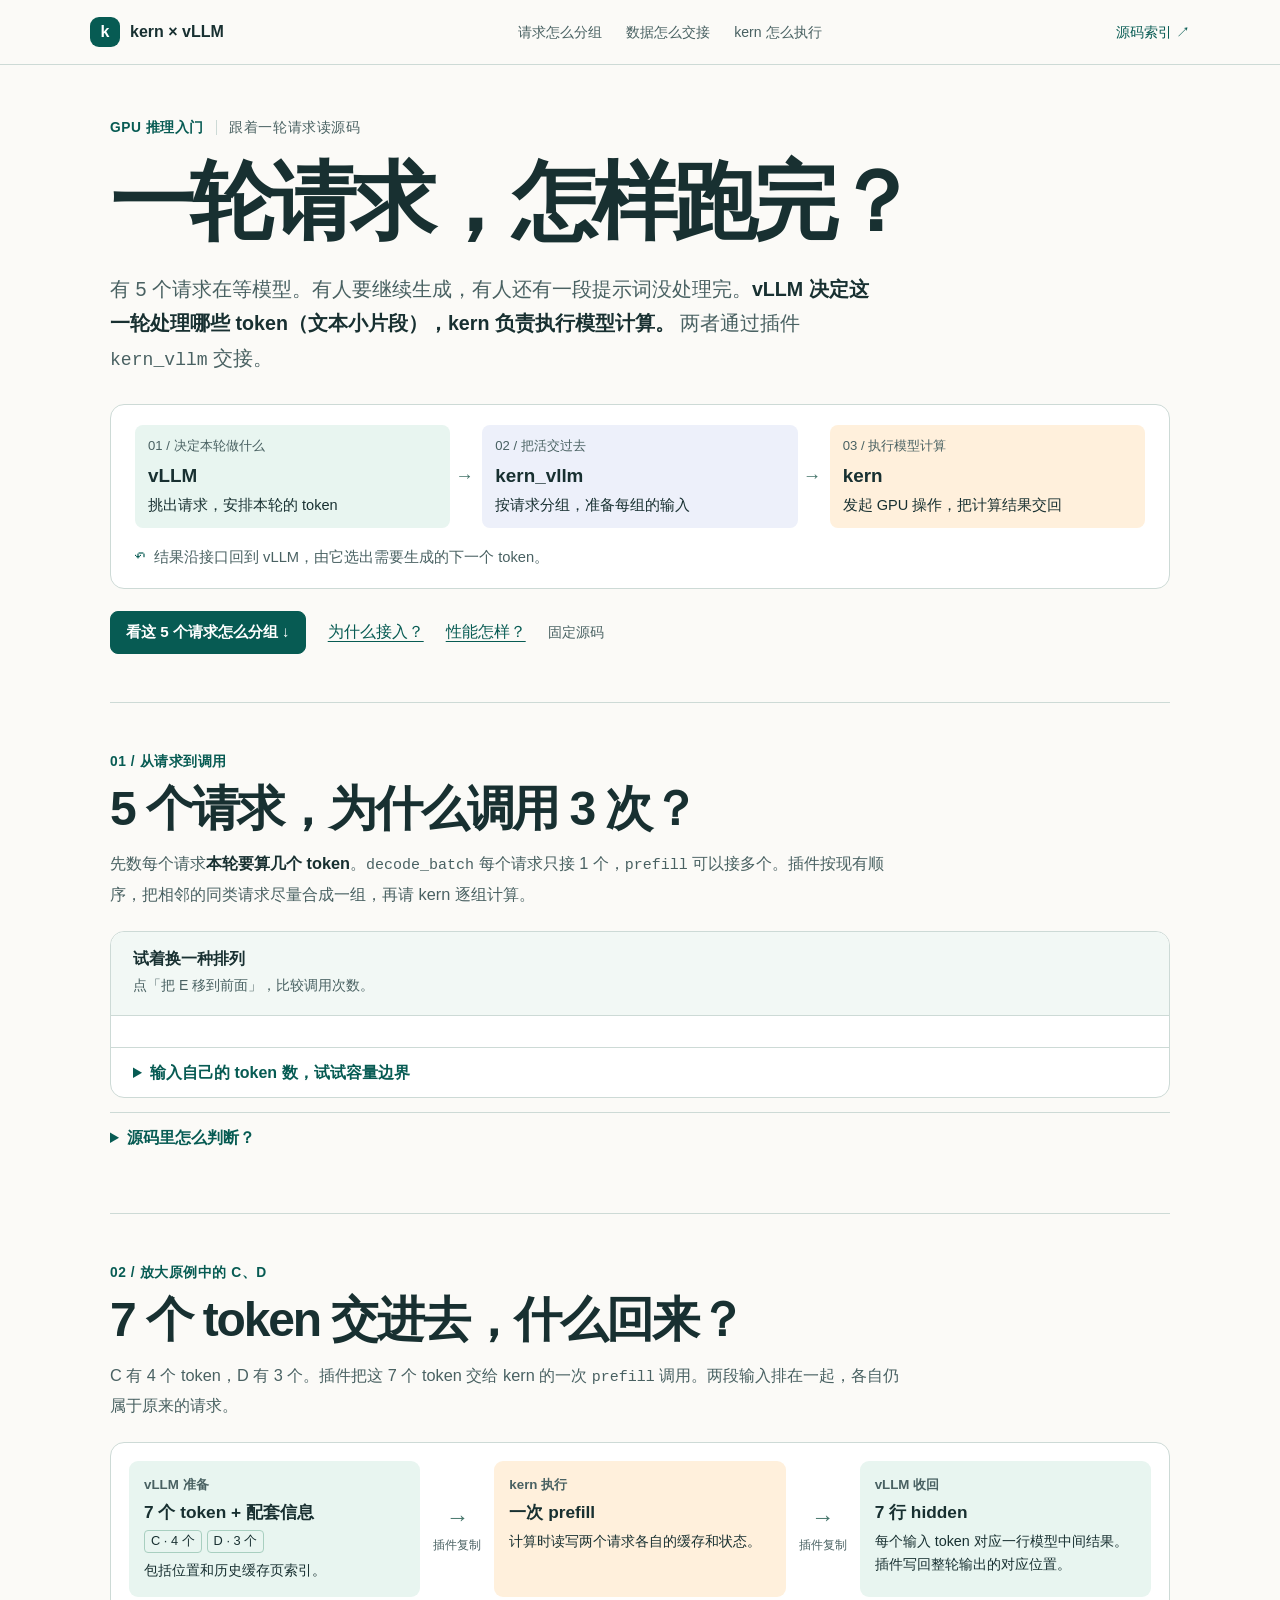
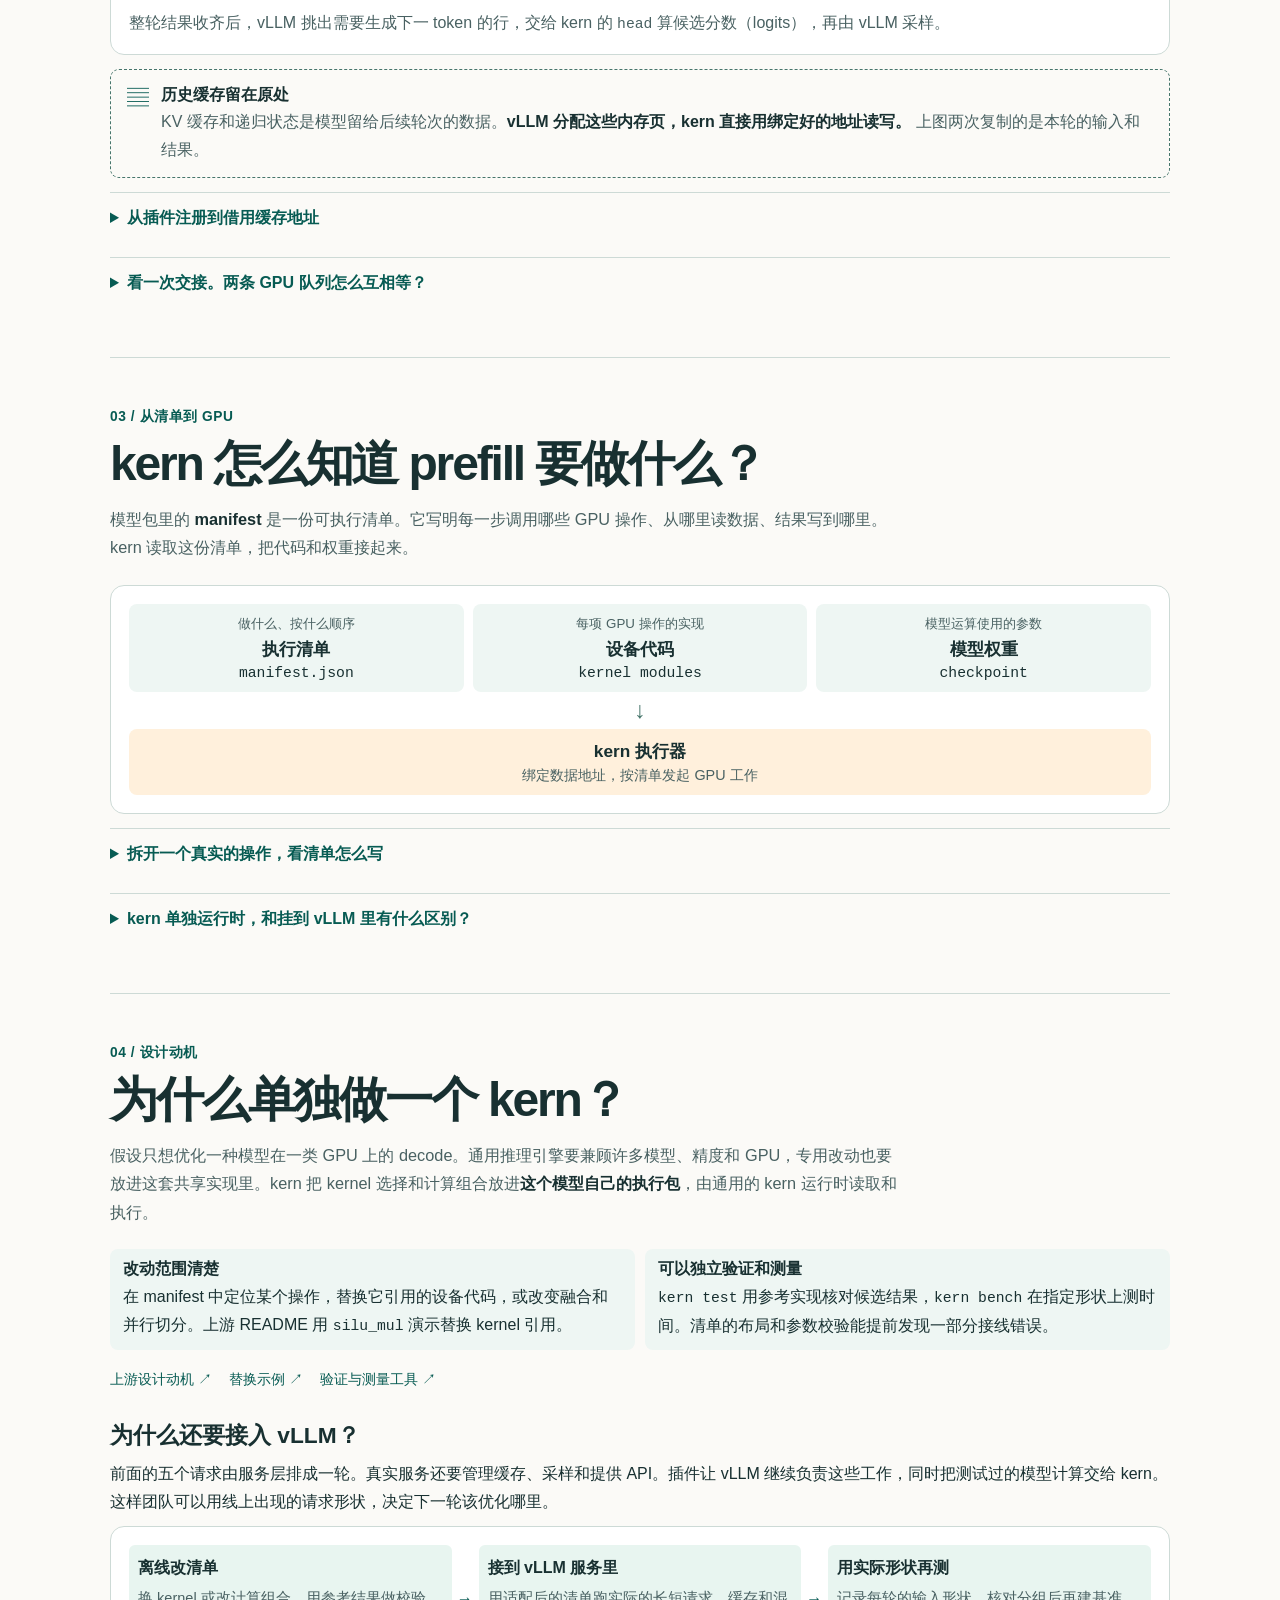
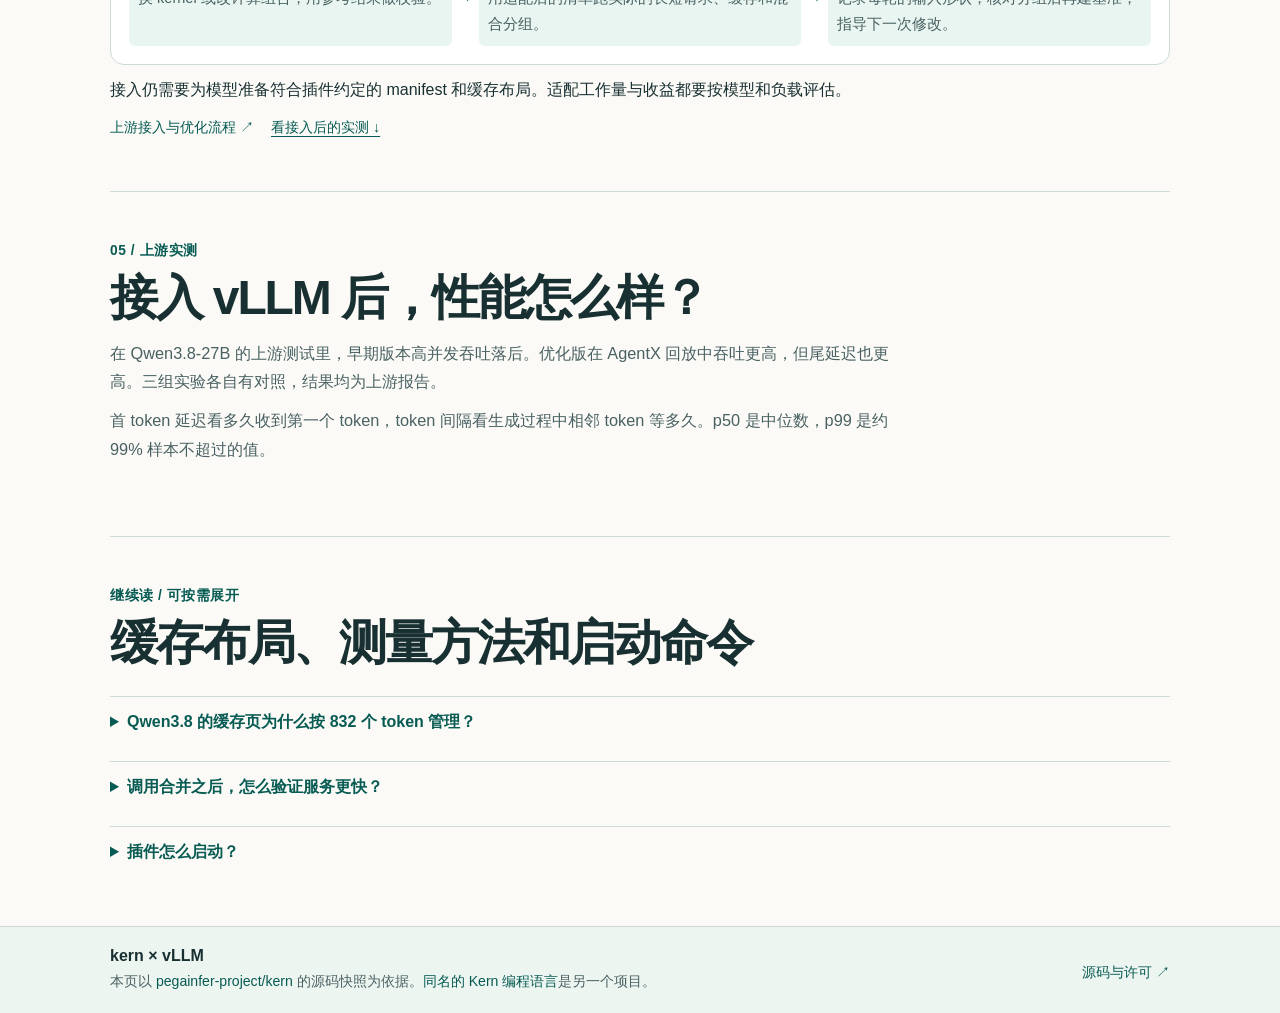
<file: web/kern.html>
<!doctype html>
<html lang="zh-CN">
<head>
  <meta charset="utf-8">
  <meta name="viewport" content="width=device-width,initial-scale=1">
  <meta name="description" content="用一轮五个请求看懂 vLLM 如何借助 kern 执行模型。">
  <title>一轮请求怎样跑完？· kern × vLLM</title>
  <link rel="stylesheet" href="kern.css">
  <link rel="stylesheet" href="reader.css">
  <!--KERN_DATA-->
  <script defer src="reader.js"></script>
  <script defer src="kern.js"></script>
</head>
<body>
<a class="skip-link" href="#overview">跳到正文</a>
<header class="site-header">
  <div class="header-inner">
    <a class="brand" href="#overview"><span aria-hidden="true">k</span> kern × vLLM</a>
    <nav aria-label="章节导航"><a href="#dispatch">请求怎么分组</a><a href="#host">数据怎么交接</a><a href="#manifest">kern 怎么执行</a></nav>
    <button data-source="all">源码索引 ↗</button>
  </div>
</header>
<main id="overview">
  <section class="hero" aria-labelledby="lesson-title">
    <div class="eyebrow">GPU 推理入门 <span>跟着一轮请求读源码</span></div>
    <h1 id="lesson-title">一轮请求，<br class="mobile-break">怎样跑完？</h1>
    <p class="hero-intro">有 5 个请求在等模型。有人要继续生成，有人还有一段提示词没处理完。<strong>vLLM 决定这一轮处理哪些 token（文本小片段），kern 负责执行模型计算。</strong> 两者通过插件 <code>kern_vllm</code> 交接。</p>
    <figure class="role-figure" data-figure="overview" aria-label="三个组件在模型调用中的分工">
      <ol class="role-flow">
        <li><small>01 / 决定本轮做什么</small><b>vLLM</b><span>挑出请求，安排本轮的 token</span></li>
        <li><small>02 / 把活交过去</small><b>kern_vllm</b><span>按请求分组，准备每组的输入</span></li>
        <li><small>03 / 执行模型计算</small><b>kern</b><span>发起 GPU 操作，把计算结果交回</span></li>
      </ol>
      <figcaption class="return-line"><span aria-hidden="true">↶</span><span>结果沿接口回到 vLLM，由它选出需要生成的下一个 token。</span></figcaption>
    </figure>
    <div class="hero-actions"><a class="primary-link" href="#dispatch">看这 5 个请求怎么分组 <span aria-hidden="true">↓</span></a><a href="#why-kern">为什么接入？</a><a href="#performance">性能怎样？</a><span class="edition">固定源码 <code id="short-sha"></code></span></div>
  </section>

  <section class="chapter" id="dispatch">
    <div class="chapter-heading">
      <div class="eyebrow">01 / 从请求到调用</div>
      <h2>5 个请求，为什么调用 3 次？</h2>
      <p>先数每个请求<strong>本轮要算几个 token</strong>。<code>decode_batch</code> 每个请求只接 1 个，<code>prefill</code> 可以接多个。插件按现有顺序，把相邻的同类请求尽量合成一组，再请 kern 逐组计算。</p>
    </div>
    <div class="lab">
      <div class="lab-toolbar">
        <div><strong>试着换一种排列</strong><p>点「把 E 移到前面」，比较调用次数。</p></div>
        <div id="presets" class="preset-buttons" role="group" aria-label="分组预设"></div>
      </div>
      <div id="dispatch-result" aria-live="polite" data-figure="dispatch"></div>
      <details id="custom-dispatch">
        <summary>输入自己的 token 数，试试容量边界</summary>
        <div class="details-body">
          <div id="more-presets" class="preset-buttons" role="group" aria-label="容量预设"></div>
          <div class="input-row">
            <label for="query-lengths">按请求顺序填入 token 数
              <input id="query-lengths" inputmode="text" autocomplete="off" spellcheck="false">
            </label>
            <button id="apply-q" class="primary">应用</button>
            <button id="reset-q">重置</button>
          </div>
          <label class="checkbox"><input id="has-prefill" type="checkbox" checked>模型清单提供 prefill</label>
          <p class="note" id="demo-capacity"></p>
        </div>
      </details>
    </div>
    <details class="deep-dive">
      <summary>源码里怎么判断？</summary>
      <div class="details-body">
        <p>源码从相邻的 token 起始偏移求出各请求的本轮长度，常记为 <code>q</code>。最长请求只有 1 个 token 时走纯 decode 路径，按容量切组。遇到多 token 请求才走混合路径，按相邻关系和每组容量切分。</p>
        <p>只含 1 个 token 的新提示词同样走 decode。混合路径遇到缺少 <code>prefill</code> 的清单会抛错，长提示词需要由 KV connector 先提供缓存。示例只展示实际请求，纯 decode 的 CUDA Graph 填充行另行处理。</p>
        <div class="source-links"><button data-source="dispatch">forward 分支 ↗</button><button data-source="construct">容量检查 ↗</button></div>
      </div>
    </details>
  </section>

  <section class="chapter" id="host">
    <div class="chapter-heading">
      <div class="eyebrow">02 / 放大原例中的 C、D</div>
      <h2>7 个 token 交进去，什么回来？</h2>
      <p>C 有 4 个 token，D 有 3 个。插件把这 7 个 token 交给 kern 的一次 <code>prefill</code> 调用。两段输入排在一起，各自仍属于原来的请求。</p>
    </div>
    <figure class="handoff" data-figure="host">
      <div class="handoff-main">
        <div class="flow-node">
          <small>vLLM 准备</small><b>7 个 token + 配套信息</b>
          <div class="token-legend"><span>C · 4 个</span><span>D · 3 个</span></div>
          <p>包括位置和历史缓存页索引。</p>
        </div>
        <div class="flow-edge"><span class="flow-arrow" aria-hidden="true"></span><span>插件复制</span></div>
        <div class="flow-node runtime-node">
          <small>kern 执行</small><b>一次 prefill</b>
          <p>计算时读写两个请求各自的缓存和状态。</p>
        </div>
        <div class="flow-edge"><span class="flow-arrow" aria-hidden="true"></span><span>插件复制</span></div>
        <div class="flow-node">
          <small>vLLM 收回</small><b>7 行 hidden</b>
          <p>每个输入 token 对应一行模型中间结果。插件写回整轮输出的对应位置。</p>
        </div>
      </div>
      <figcaption>整轮结果收齐后，vLLM 挑出需要生成下一 token 的行，交给 kern 的 <code>head</code> 算候选分数（logits），再由 vLLM 采样。</figcaption>
    </figure>
    <div class="state-path">
      <span class="state-symbol" aria-hidden="true">▤</span>
      <div><h3>历史缓存留在原处</h3><p>KV 缓存和递归状态是模型留给后续轮次的数据。<strong>vLLM 分配这些内存页，kern 直接用绑定好的地址读写。</strong> 上图两次复制的是本轮的输入和结果。</p></div>
    </div>
    <details class="deep-dive" id="binding">
      <summary>从插件注册到借用缓存地址</summary>
      <div class="details-body">
        <p>先告诉 vLLM <strong>需要什么形状的缓存</strong>，等它分配好，再把<strong>真实 GPU 地址</strong>交给 kern。以 Qwen3.8 的一层注意力缓存 <code>kv.l3</code> 为例。</p>
        <figure data-figure="binding" class="handoff">
          <ol class="binding-flow">
            <li><span class="bind-index">1</span><div><b>注册并选中模型类</b><p><code>kern-llm</code> 的插件入口注册 <code>KernForCausalLM</code>。启动时通过模型架构配置选中它。</p></div></li>
            <li><span class="bind-index">2</span><div><b>插件声明缓存需求</b><p>模型构造时先建立占位层，向 vLLM 提供缓存规格。这些层用于分配和传递元数据，计算由整份 kern program 发起。</p></div></li>
            <li><span class="bind-index">3</span><div><b>vLLM 分配 GPU 张量</b><p>真实张量到位后，插件用 <code>host_region()</code> 提取地址、元素类型、形状和步幅。步幅表示某一维索引加 1 时，要跨过多少个元素。</p></div></li>
            <li><span class="bind-index">4</span><div><b>kern 校验并编译</b><p>进入有元数据、缓存已分配的 forward 后，<code>bind_host()</code> 对照清单校验所有宿主状态。成功后借用这些地址，生成带实际地址的 GPU 启动清单。</p></div></li>
          </ol>
          <dl class="compare binding-example">
            <div><dt>清单里的 <code>kv.l3</code></dt><dd><code>bf16 · [0, 4, 64, 512]</code><br>首维 0 留给宿主填写块数，其余维度和步幅固定。</dd></div>
            <div><dt>vLLM 分配后交给 kern</dt><dd><code>GPU 地址 + bf16 · [B, 4, 64, 512]</code><br>B 是实际块数。步幅必须等于 <code>[131072, 512, 2048, 1]</code>。</dd></div>
          </dl>
          <div class="address-map" aria-label="vLLM 分配缓存，kern 通过绑定的地址读写同一份缓存">
            <span>vLLM 持有</span><i aria-hidden="true">→</i><strong>同一份 GPU 缓存</strong><i aria-hidden="true">←</i><span>kern 读写</span>
          </div>
          <figcaption class="note">这个例子展示一层的 KV 视图。绑定时会同时检查其他声明的状态。</figcaption>
        </figure>
        <p><strong>为什么要重绑？</strong> vLLM 可能先用小缓存探测 CUDA Graph 占用，再换成正式缓存。插件发现用于检查的缓存张量对象换了，就在捕获前重新绑定。kern 重编译启动清单，并丢弃自身旧的 Graph 实例，避免沿用旧地址。</p>
        <div class="source-links"><button data-source="register">注册模型类 ↗</button><button data-source="layers">占位层与缓存规格 ↗</button><button data-source="host-region">提取张量地址 ↗</button><button data-source="bind">首次绑定与重绑 ↗</button><button data-source="host-lifecycle">宿主内存契约 ↗</button></div>
      </div>
    </details>
    <details class="deep-dive" id="streams">
      <summary>看一次交接。两条 GPU 队列怎么互相等？</summary>
      <div class="details-body">
        <p>GPU stream 可以理解为一条按顺序排任务的队列。<strong>同一条队列内天然有先后关系，跨队列要显式接上。</strong> 下面按四步追踪 C、D 的输入和输出，箭头从记录事件的一方指向等待的一方。</p>
        <div id="stream-figure" data-figure="streams"></div>
        <figure class="handoff reuse-figure" data-figure="reuse">
          <figcaption><strong>接着轮到 E。为什么可以用同一块临时缓冲区？</strong></figcaption>
          <ol class="reuse-flow">
            <li><b>先跑完 C、D</b><span>kern 写出 7 行 hidden，记录 <code>after</code>。</span></li>
            <li><b>再把 7 行搬走</b><span>vLLM 队列等到事件，把 7 行复制到 <code>out[2:9]</code>。</span></li>
            <li><b>再接 E</b><span>同一 vLLM 队列写入 E 的输入，再发 E 的 <code>before</code>。kern 随后复用临时缓冲，最后写回 <code>out[9:10]</code>。</span></li>
          </ol>
        </figure>
        <p><code>cuStreamWaitEvent</code> 把等待排到 GPU 队列里，CPU 可以继续提交后面的操作。图展示依赖，实际耗时由测量确定。</p>
        <p>示例的混合轮次直接提交 GPU 操作（eager）。在上游 <code>FULL_DECODE_ONLY</code> 配置中，符合条件的纯 decode 可以捕获成 CUDA Graph。事件把 kern 队列接进同一次捕获，再接回 vLLM 队列。绑定和初始化需要在捕获前完成。</p>
        <div class="source-links"><button data-source="events">记录与等待事件 ↗</button><button data-source="copy">两组如何复用缓冲 ↗</button><button data-source="host-graph">纯 decode 的 Graph 捕获 ↗</button><a href="https://docs.nvidia.com/cuda/archive/13.0.0/cuda-driver-api/group__CUDA__STREAM.html">CUDA Stream API ↗</a></div>
      </div>
    </details>
  </section>

  <section class="chapter" id="manifest">
    <div class="chapter-heading">
      <div class="eyebrow">03 / 从清单到 GPU</div>
      <h2>kern 怎么知道 prefill 要做什么？</h2>
      <p>模型包里的 <strong>manifest</strong> 是一份可执行清单。它写明每一步调用哪些 GPU 操作、从哪里读数据、结果写到哪里。kern 读取这份清单，把代码和权重接起来。</p>
    </div>
    <figure class="recipe" data-figure="manifest">
      <div class="recipe-inputs">
        <div><small>做什么、按什么顺序</small><b>执行清单</b><code>manifest.json</code></div>
        <div><small>每项 GPU 操作的实现</small><b>设备代码</b><code>kernel modules</code></div>
        <div><small>模型运算使用的参数</small><b>模型权重</b><code>checkpoint</code></div>
      </div>
      <div class="recipe-arrow" aria-hidden="true">↓</div>
      <div class="recipe-output"><b>kern 执行器</b><span>绑定数据地址，按清单发起 GPU 工作</span></div>
    </figure>
    <details class="deep-dive">
      <summary>拆开一个真实的操作，看清单怎么写</summary>
      <div class="details-body">
        <p>上游 README 的 <code>decode</code> 示例从词嵌入开始。先给出 token 编号，再去权重表里查对应的向量，写到 <code>hidden</code>。顺着这次查表，可以读懂四层名字。</p>
        <ol class="term-list">
          <li><code>program</code><span>整份步骤清单。<code>decode</code> 里有多次操作调用。</span></li>
          <li><code>call</code><span>清单里的一次具体调用。把 <code>token_ids</code>、权重表 <code>embed</code> 和输出缓冲 <code>hidden</code> 交给词嵌入操作。</span></li>
          <li><code>op</code><span>操作的接口与实现。这里的 <code>embedding</code> 定义它接收什么参数以及怎样执行。</span></li>
          <li><code>launch</code><span>一次设备代码的启动描述。此处指定了 <code>kern_embedding_i64_bf16</code>。</span></li>
        </ol>
        <p>一次 program 调用可以展开成多次 GPU 启动。分组实验计的是 program 调用。</p>
        <div class="source-links"><button data-source="package">查看上游示例 ↗</button><button data-source="verify">清单校验能检查什么 ↗</button></div>
      </div>
    </details>
    <details class="deep-dive">
      <summary>kern 单独运行时，和挂到 vLLM 里有什么区别？</summary>
      <div class="details-body">
        <dl class="compare">
          <div><dt>独立运行 <code>kern run</code></dt><dd>对自有状态的清单，加载时分配状态和编译。CLI 自己准备输入，驱动生成循环。</dd></div>
          <div><dt>挂到 vLLM <code>kern_vllm</code></dt><dd>先分配 kern 自己的缓冲。等 vLLM 提供缓存地址后，再绑定和编译。vLLM 驱动调度与采样。</dd></div>
        </dl>
        <div class="source-links"><button data-source="hosts">项目和工具 ↗</button><button data-source="load">加载时机 ↗</button><button data-source="standalone">独立运行入口 ↗</button></div>
      </div>
    </details>
  </section>

  <section class="chapter" id="why-kern">
    <div class="chapter-heading">
      <div class="eyebrow">04 / 设计动机</div>
      <h2>为什么单独做一个 kern？</h2>
      <p>假设只想优化一种模型在一类 GPU 上的 decode。通用推理引擎要兼顾许多模型、精度和 GPU，专用改动也要放进这套共享实现里。kern 把 kernel 选择和计算组合放进<strong>这个模型自己的执行包</strong>，由通用的 kern 运行时读取和执行。</p>
    </div>
    <dl class="compare">
      <div><dt>改动范围清楚</dt><dd>在 manifest 中定位某个操作，替换它引用的设备代码，或改变融合和并行切分。上游 README 用 <code>silu_mul</code> 演示替换 kernel 引用。</dd></div>
      <div><dt>可以独立验证和测量</dt><dd><code>kern test</code> 用参考实现核对候选结果，<code>kern bench</code> 在指定形状上测时间。清单的布局和参数校验能提前发现一部分接线错误。</dd></div>
    </dl>
    <div class="source-links"><button data-source="motivation">上游设计动机 ↗</button><button data-source="kernel-swap">替换示例 ↗</button><button data-source="hosts">验证与测量工具 ↗</button></div>
    <h3 class="subquestion">为什么还要接入 vLLM？</h3>
    <p>前面的五个请求由服务层排成一轮。真实服务还要管理缓存、采样和提供 API。插件让 vLLM 继续负责这些工作，同时把测试过的模型计算交给 kern。这样团队可以用线上出现的请求形状，决定下一轮该优化哪里。</p>
    <figure class="handoff" data-figure="serve-loop">
      <ol class="reuse-flow">
        <li><b>离线改清单</b><span>换 kernel 或改计算组合，用参考结果做校验。</span></li>
        <li><b>接到 vLLM 服务里</b><span>用适配后的清单跑实际的长短请求、缓存和混合分组。</span></li>
        <li><b>用实际形状再测</b><span>记录每轮的输入形状，核对分组后再建基准，指导下一次修改。</span></li>
      </ol>
    </figure>
    <p>接入仍需要为模型准备符合插件约定的 manifest 和缓存布局。适配工作量与收益都要按模型和负载评估。</p>
    <div class="source-links"><button data-source="serve-loop">上游接入与优化流程 ↗</button><a href="#performance">看接入后的实测 ↓</a></div>
  </section>

  <section class="chapter" id="performance">
    <div class="chapter-heading">
      <div class="eyebrow">05 / 上游实测</div>
      <h2>接入 vLLM 后，性能怎么样？</h2>
      <p>在 Qwen3.8-27B 的上游测试里，早期版本高并发吞吐落后。优化版在 AgentX 回放中吞吐更高，但尾延迟也更高。三组实验各自有对照，结果均为上游报告。</p>
      <p class="note">首 token 延迟看多久收到第一个 token，token 间隔看生成过程中相邻 token 等多久。p50 是中位数，p99 是约 99% 样本不超过的值。</p>
    </div>
    <div id="reported" data-figure="performance"></div>
  </section>

  <section class="chapter further" id="reading">
    <div class="chapter-heading">
      <div class="eyebrow">继续读 / 可按需展开</div>
      <h2>缓存布局、测量方法和启动命令</h2>
    </div>
    <details class="deep-dive" id="layout">
      <summary>Qwen3.8 的缓存页为什么按 832 个 token 管理？</summary>
      <div class="details-body">
        <p>Qwen3.8-27B 的适配版本让两类模型层使用相同大小的管理页。attention 层按小块存放 KV，GDN 层则需要放下一份递归状态。用后者的大小决定前者需要凑几个完整小块。</p>
        <figure class="layout-figure" data-figure="layout">
          <p id="layout-formula"></p>
          <div class="page-blocks" id="page-blocks"></div>
          <figcaption id="layout-result"></figcaption>
        </figure>
        <details>
          <summary>核对字节数和步幅</summary>
          <div class="details-body">
            <p>attention 每个 token 占 4 个 KV heads × 2（K、V）× 256 × 2 B = 4,096 B。64 个 token 占 262,144 B。</p>
            <p>GDN 状态占 3 × 10,240 × 2 B + 48 × 128 × 128 × 4 B = 3,207,168 B，页容量比状态多 200,704 B。两类层各用自己的页。</p>
            <p>KV 视图 <code>[B,4,64,512]</code> 的步幅以 bf16 元素计，为 <code>[131072,512,2048,1]</code>。GDN 视图 <code>[B,3207168]</code> 的步幅以 u8 元素计，为 <code>[3407872,1]</code>。这些数字描述存储容量与布局。</p>
          </div>
        </details>
        <div class="source-links"><button data-source="layout">布局生成器 ↗</button><button data-source="admit">步幅校验 ↗</button></div>
      </div>
    </details>
    <details class="deep-dive" id="evidence">
      <summary>调用合并之后，怎么验证服务更快？</summary>
      <div class="details-body">
        <p>先确认测试跑的是同一组调用。固定版本里的离线转换会把所有单 token 请求并到一起，并把多 token 请求逐条输出。原例里两边恰好都是 3 次，喂给 GPU 的组却不同。</p>
        <dl class="compare">
          <div><dt>在线实际分组</dt><dd>A+B → C+D → E</dd></div>
          <div><dt>离线脚本转换</dt><dd>A+B+E → C → D</dd></div>
        </dl>
        <p>比较逐条 prefill 和合组 prefill 时，用同一 GPU、输入、模型版本和 Graph 配置。先对比输出，再重复测量 GPU 时间和服务时延。<code>KERN_TRACE</code> 的时间戳来自元数据构建，GPU 计时需要单独采集。</p>
        <div class="source-links"><button data-source="workload">离线转换 ↗</button><button data-source="trace">trace 记录什么 ↗</button></div>
        <p><a href="#performance">回看上游实测与实验条件 ↑</a></p>
      </div>
    </details>
    <details class="deep-dive">
      <summary>插件怎么启动？</summary>
      <div class="details-body">
        <p>这是固定源码里的上游示例。它使用 Linux、Python ≥3.10、支持 CUDA 13 的 NVIDIA 驱动和 cuBLAS 13，并依赖相应的 vLLM 接口。</p>
        <pre id="launch-command" tabindex="0" aria-label="上游启动命令，可横向滚动"></pre>
        <div class="source-links"><button data-source="wheel">包和启动示例 ↗</button><button data-source="limits">vLLM 接口版本 ↗</button></div>
      </div>
    </details>
  </section>
</main>
<footer><div><b>kern × vLLM</b><p>本页以 <a id="runtime-link">pegainfer-project/kern</a> 的源码快照为依据。<a id="language-link">同名的 Kern 编程语言</a>是另一个项目。</p></div><button data-source="all">源码与许可 ↗</button></footer>
<dialog id="source-dialog" aria-labelledby="source-title">
  <div class="dialog-top"><h2 id="source-title">源码与版本</h2><button id="close-source" aria-label="关闭源码">×</button></div>
  <div id="source-content"></div>
</dialog>
<noscript>请启用 JavaScript 使用分组实验、步进图和源码摘录。</noscript>
</body>
</html>
</file>
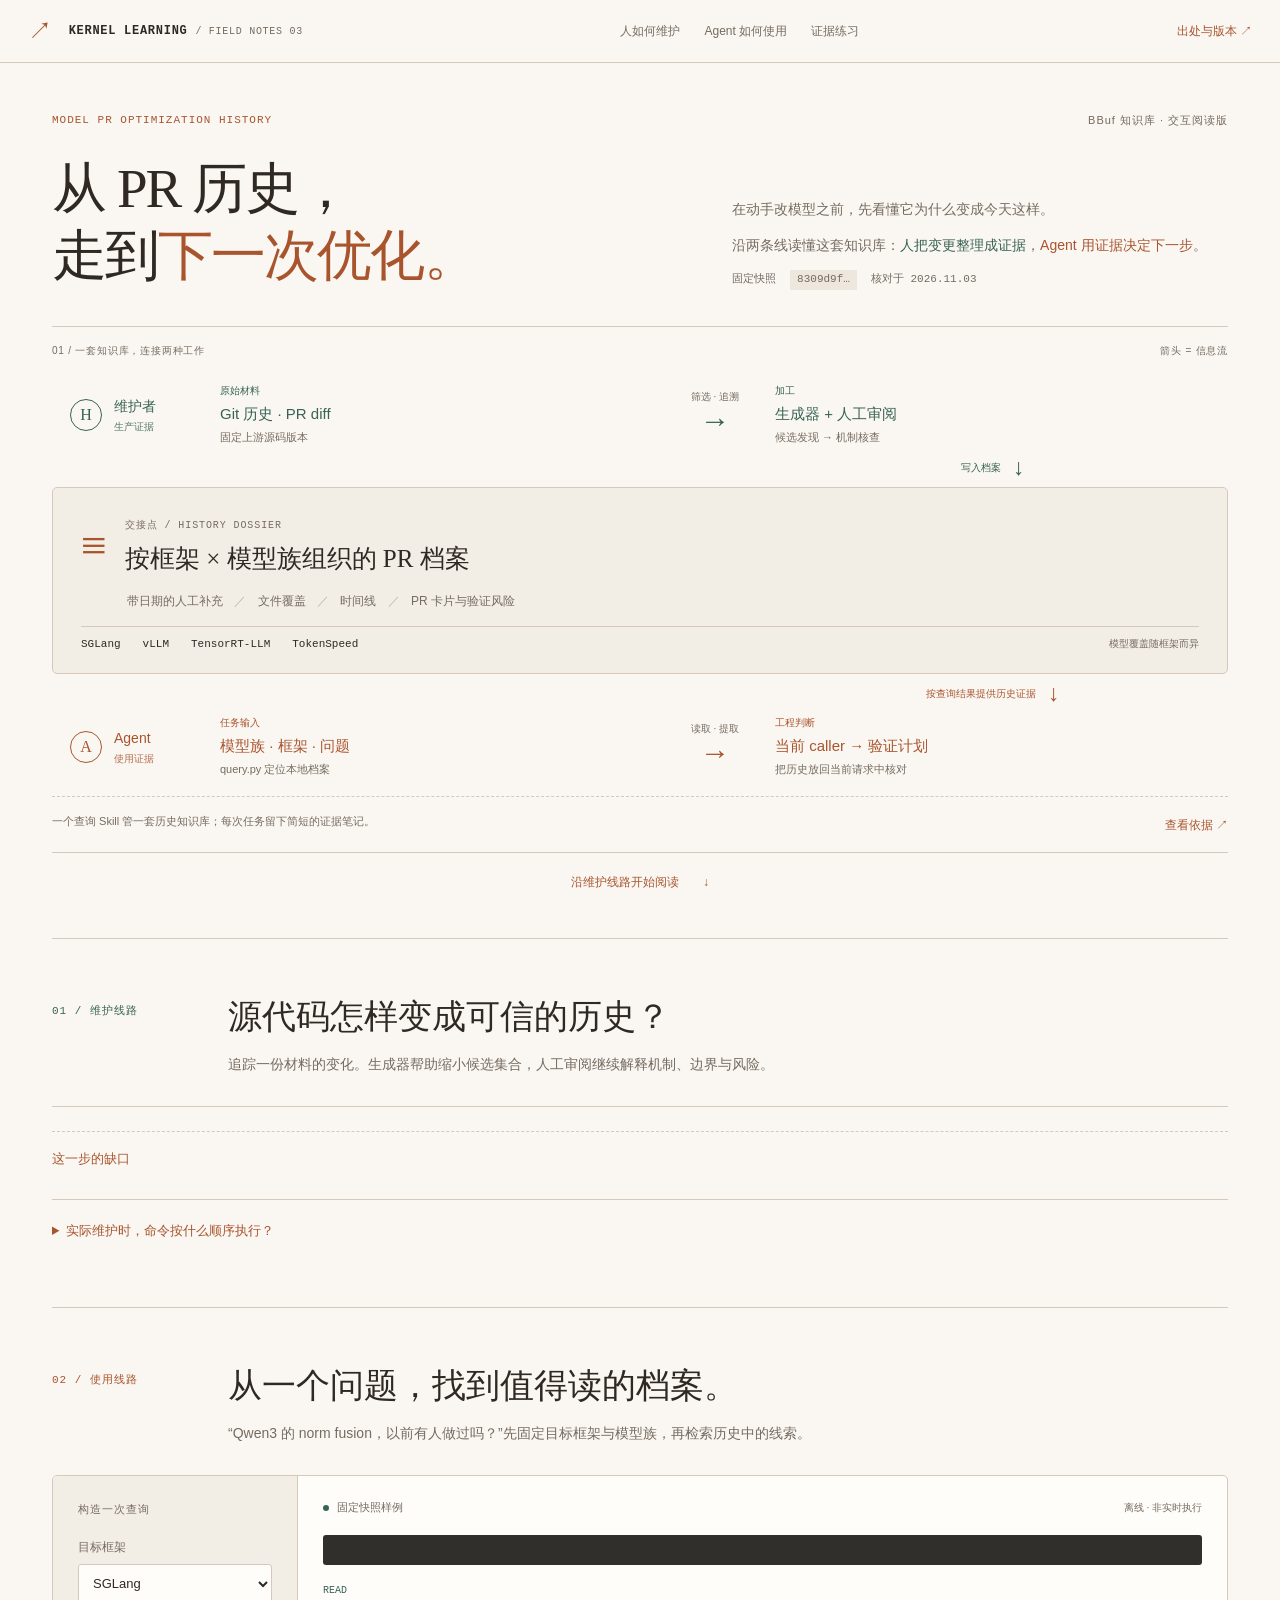
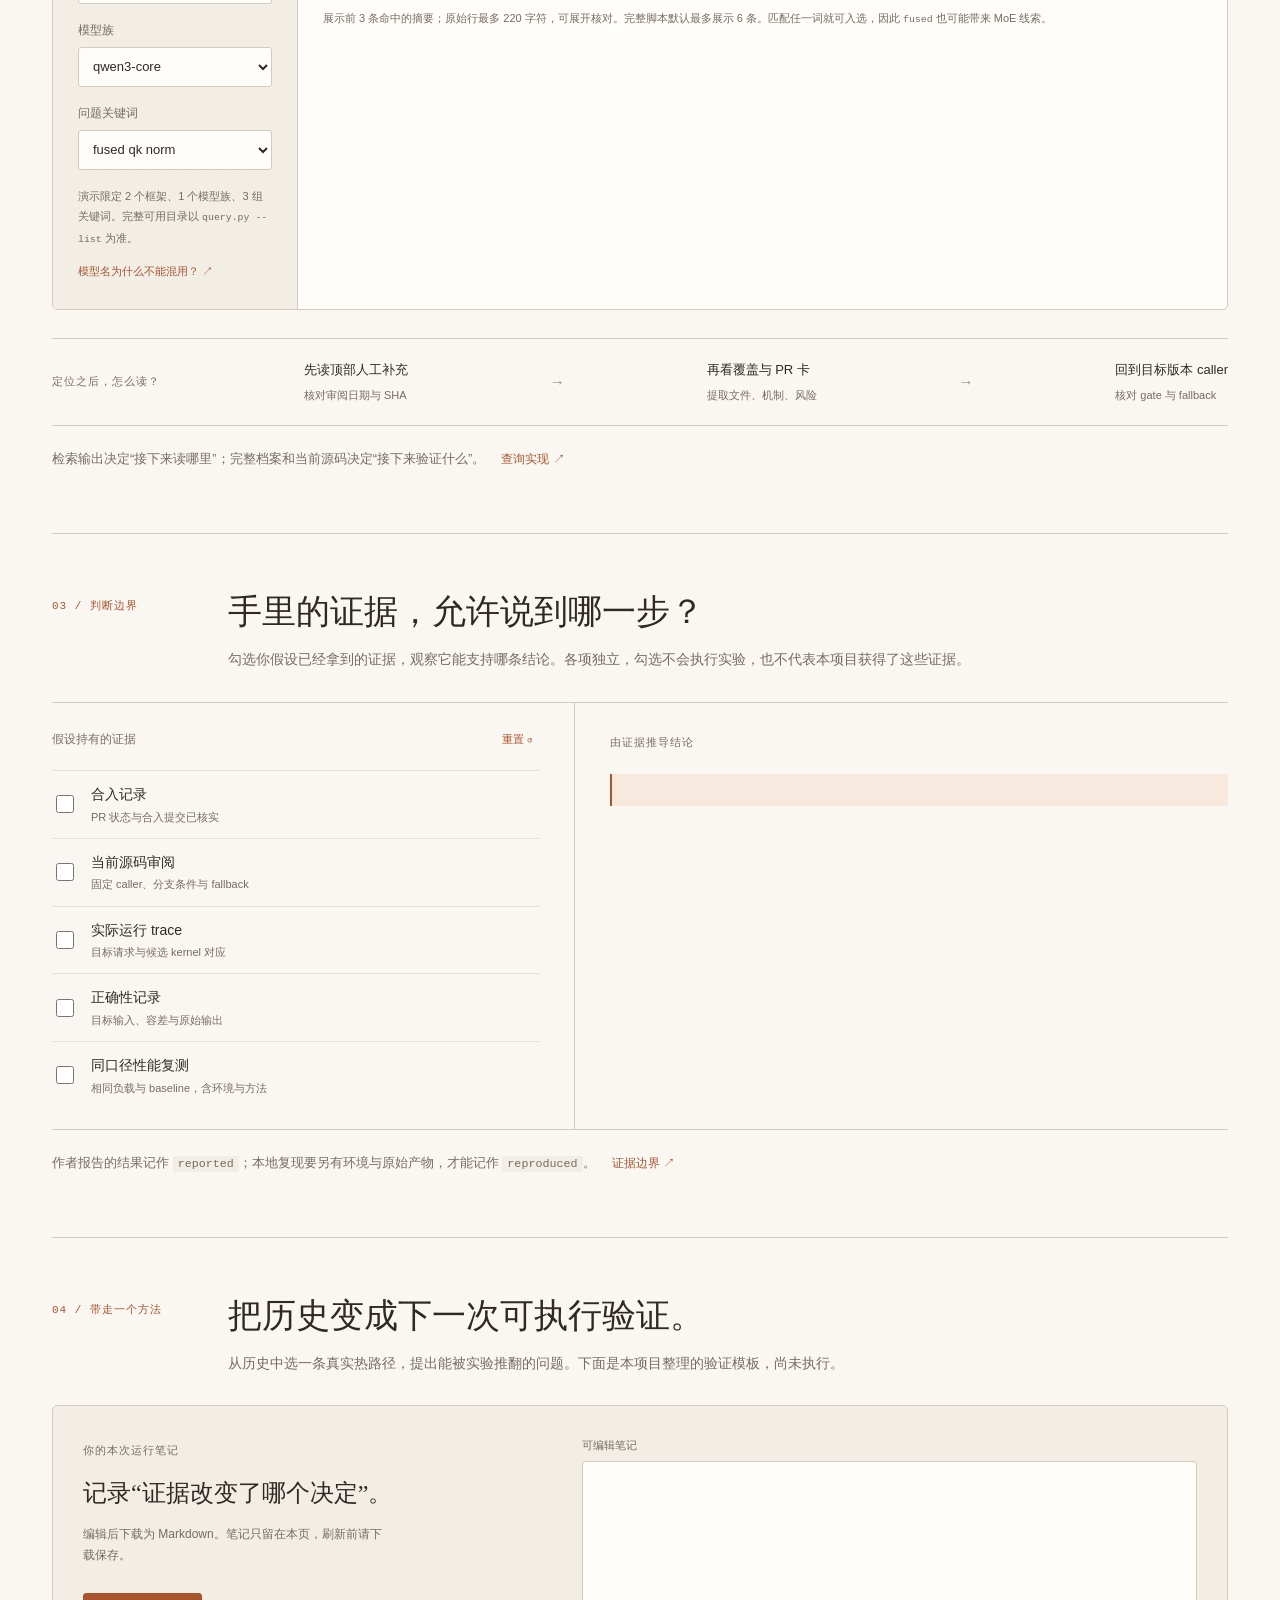
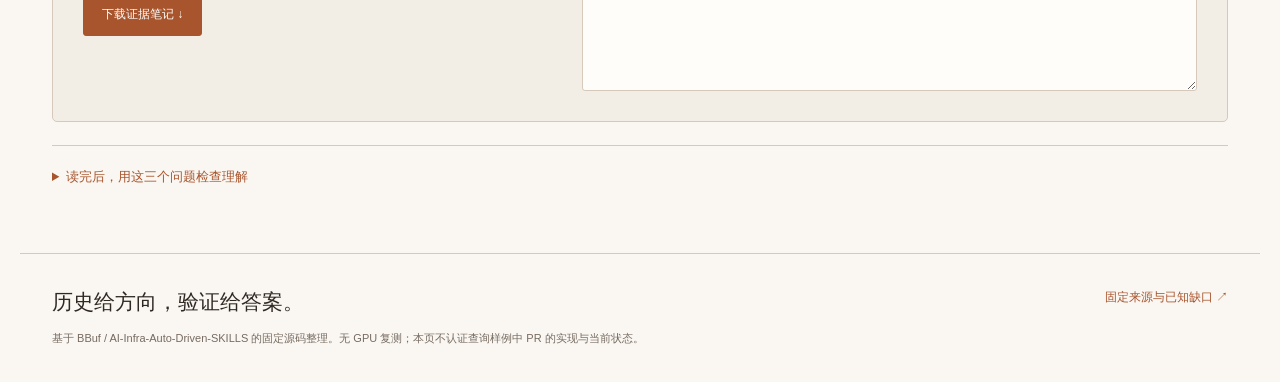
<file: web/pr-history.html>
<!doctype html>
<html lang="zh-CN">
<head>
  <meta charset="utf-8">
  <meta name="viewport" content="width=device-width,initial-scale=1">
  <meta name="description" content="沿维护者与 Agent 两条线路，理解 BBuf 模型 PR 优化史知识库。固定源码、离线交互、证据边界。">
  <title>PR History · 从历史走到下一次优化</title>
  <link rel="stylesheet" href="pr-history.css">
  <link rel="stylesheet" href="reader.css">
  <!--PR_HISTORY_DATA-->
  <script defer src="reader.js"></script>
  <script defer src="pr-history.js"></script>
</head>
<body>
<a class="skip-link" href="#overview">跳到正文</a>
<header class="site-header">
  <a class="brand" href="#overview"><span class="brand-mark">↗</span> KERNEL LEARNING <span class="brand-sub">/ FIELD NOTES 03</span></a>
  <nav aria-label="章节导航"><a href="#maintain">人如何维护</a><a href="#query">Agent 如何使用</a><a href="#evidence">证据练习</a></nav>
  <button class="source-button" data-source="all">出处与版本 ↗</button>
</header>
<main>
  <section id="overview" class="intro">
    <div class="intro-top"><span class="eyebrow">MODEL PR OPTIMIZATION HISTORY</span><span class="edition">BBuf 知识库 · 交互阅读版</span></div>
    <div class="intro-heading"><h1>从 PR 历史，<br>走到<span>下一次优化。</span></h1><div class="intro-copy"><p>在动手改模型之前，先看懂它为什么变成今天这样。</p><p>沿两条线读懂这套知识库：<b class="human-color">人把变更整理成证据</b>，<b class="agent-color">Agent 用证据决定下一步</b>。</p><div class="intro-meta">固定快照 <code>8309d9f…</code> <span>核对于 2026.11.03</span></div></div></div>
    <figure class="overview-map" aria-label="维护者将 Git 与 PR 加工为历史档案，Agent 从模型问题查询档案，再核对当前源码并规划验证。箭头表示信息流，不表示时间。">
      <div class="map-topline"><span>01 / 一套知识库，连接两种工作</span><span>箭头 = 信息流</span></div>
      <div class="map-lane human-lane"><div class="lane-role"><i>H</i><b>维护者</b><span>生产证据</span></div><div class="map-node"><small>原始材料</small><b>Git 历史 · PR diff</b><span>固定上游源码版本</span></div><div class="flow-arrow"><span>筛选 · 追溯</span>→</div><div class="map-node"><small>加工</small><b>生成器 + 人工审阅</b><span>候选发现 → 机制核查</span></div></div>
      <div class="map-connector human-color"><span>写入档案</span>↓</div>
      <div class="dossier-core"><div><span class="core-icon">≡</span><div><small>交接点 / HISTORY DOSSIER</small><h2>按框架 × 模型族组织的 PR 档案</h2></div></div><p>带日期的人工补充 <span>／</span> 文件覆盖 <span>／</span> 时间线 <span>／</span> PR 卡片与验证风险</p><div class="framework-strip"><span>SGLang</span><span>vLLM</span><span>TensorRT-LLM</span><span>TokenSpeed</span><small>模型覆盖随框架而异</small></div></div>
      <div class="map-connector agent-color"><span>按查询结果提供历史证据</span>↓</div>
      <div class="map-lane agent-lane"><div class="lane-role"><i>A</i><b>Agent</b><span>使用证据</span></div><div class="map-node"><small>任务输入</small><b>模型族 · 框架 · 问题</b><span>query.py 定位本地档案</span></div><div class="flow-arrow"><span>读取 · 提取</span>→</div><div class="map-node"><small>工程判断</small><b>当前 caller → 验证计划</b><span>把历史放回当前请求中核对</span></div></div>
      <figcaption>一个查询 Skill 管一套历史知识库；每次任务留下简短的证据笔记。<button data-source="skill">查看依据 ↗</button></figcaption>
    </figure>
    <a class="reading-next" href="#maintain">沿维护线路开始阅读 <span>↓</span></a>
  </section>

  <section id="maintain" class="chapter">
    <div class="chapter-heading"><span class="part-label human-color">01 / 维护线路</span><div><h2>源代码怎样变成可信的历史？</h2><p>追踪一份材料的变化。生成器帮助缩小候选集合，人工审阅继续解释机制、边界与风险。</p></div></div>
    <div class="stage-tabs" role="group" aria-label="维护阶段"></div>
    <div id="maintenance-figure" class="maintenance-figure" data-figure="maintenance"></div>
    <div class="maintenance-risk"><span>这一步的缺口</span><p id="maintenance-risk"></p></div>
    <details class="evidence-details"><summary>实际维护时，命令按什么顺序执行？</summary><p>以下在上游仓库根目录运行；先准备对应框架的 Git checkout 与可用的 <code>gh api</code>。这里只展示命令。</p><pre>python tools/check_open_pr_watch.py --output model-pr-optimization-history/open-pr-watch.md
python tools/rebuild_model_pr_history_from_git.py --framework sglang --model qwen3-core --dry-run
python tools/rebuild_model_pr_history_from_git.py --framework sglang --model qwen3-core</pre><p>正式重建会改写所选模型的中英文档案。检查 Git diff，确认旧人工补充与相邻模型归因，再运行相关行为测试。<button data-source="args">参数源码 ↗</button></p></details>
  </section>

  <section id="query" class="chapter">
    <div class="chapter-heading"><span class="part-label agent-color">02 / 使用线路</span><div><h2>从一个问题，找到值得读的档案。</h2><p>“Qwen3 的 norm fusion，以前有人做过吗？”先固定目标框架与模型族，再检索历史中的线索。</p></div></div>
    <div class="query-workbench"><div class="query-controls"><span class="mini-label">构造一次查询</span><label for="framework">目标框架</label><select id="framework"><option value="sglang">SGLang</option><option value="vllm">vLLM</option></select><label for="model">模型族</label><select id="model"><option value="qwen3-core">qwen3-core</option></select><label for="topic">问题关键词</label><select id="topic"><option value="fused qk norm">fused qk norm</option><option value="moe">moe</option><option value="loader">loader</option></select><p class="small-note">演示限定 2 个框架、1 个模型族、3 组关键词。完整可用目录以 <code>query.py --list</code> 为准。</p><button class="text-button" data-source="slugs">模型名为什么不能混用？ ↗</button></div>
    <div class="query-results" aria-live="polite"><div class="result-heading"><span class="status-dot"></span> 固定快照样例 <span>离线 · 非实时执行</span></div><pre class="command"><code id="query-command"></code></pre><div class="result-path"><span>READ</span><a id="query-path" target="_blank" rel="noreferrer"></a></div><div id="query-matches"></div><p class="result-note">展示前 3 条命中的摘要；原始行最多 220 字符，可展开核对。完整脚本默认最多展示 6 条。匹配任一词就可入选，因此 <code>fused</code> 也可能带来 MoE 线索。</p></div></div>
    <div class="read-sequence"><span class="mini-label">定位之后，怎么读？</span><div><b>先读顶部人工补充</b><span>核对审阅日期与 SHA</span></div><i>→</i><div><b>再看覆盖与 PR 卡</b><span>提取文件、机制、风险</span></div><i>→</i><div><b>回到目标版本 caller</b><span>核对 gate 与 fallback</span></div></div>
    <p class="section-conclusion">检索输出决定“接下来读哪里”；完整档案和当前源码决定“接下来验证什么”。<button data-source="query">查询实现 ↗</button></p>
  </section>

  <section id="evidence" class="chapter">
    <div class="chapter-heading"><span class="part-label">03 / 判断边界</span><div><h2>手里的证据，允许说到哪一步？</h2><p>勾选你假设已经拿到的证据，观察它能支持哪条结论。各项独立，勾选不会执行实验，也不代表本项目获得了这些证据。</p></div></div>
    <div class="evidence-lab"><div class="evidence-inputs"><div class="lab-heading">假设持有的证据 <button id="reset-evidence">重置 ↺</button></div><label><input type="checkbox" id="proof-merged"><span><b>合入记录</b><small>PR 状态与合入提交已核实</small></span></label><label><input type="checkbox" id="proof-source"><span><b>当前源码审阅</b><small>固定 caller、分支条件与 fallback</small></span></label><label><input type="checkbox" id="proof-trace"><span><b>实际运行 trace</b><small>目标请求与候选 kernel 对应</small></span></label><label><input type="checkbox" id="proof-numeric"><span><b>正确性记录</b><small>目标输入、容差与原始输出</small></span></label><label><input type="checkbox" id="proof-perf"><span><b>同口径性能复测</b><small>相同负载与 baseline，含环境与方法</small></span></label></div><div class="claim-output" aria-live="polite"><span class="mini-label">由证据推导结论</span><div id="proof-claims"></div><div class="claim-verdict" id="proof-verdict"></div></div></div>
    <p class="section-conclusion">作者报告的结果记作 <code>reported</code>；本地复现要另有环境与原始产物，才能记作 <code>reproduced</code>。<button data-source="skill">证据边界 ↗</button></p>
  </section>

  <section id="practice" class="chapter">
    <div class="chapter-heading"><span class="part-label">04 / 带走一个方法</span><div><h2>把历史变成下一次可执行验证。</h2><p>从历史中选一条真实热路径，提出能被实验推翻的问题。下面是本项目整理的验证模板，尚未执行。</p></div></div>
    <div class="experiment-list" id="experiments"></div>
    <div class="notebook"><div><span class="mini-label">你的本次运行笔记</span><h3>记录“证据改变了哪个决定”。</h3><p>编辑后下载为 Markdown。笔记只留在本页，刷新前请下载保存。</p><button id="download-notes" class="primary-button">下载证据笔记 ↓</button><span id="download-status" role="status"></span></div><label class="notes-label" for="notes">可编辑笔记<textarea id="notes" spellcheck="false"></textarea></label></div>
    <details class="evidence-details"><summary>读完后，用这三个问题检查理解</summary><ol><li>生成器可能漏掉什么历史？为什么人工仍要读完整 diff？</li><li>为什么命中 <code>fused qk norm</code> 的行未必都在讲 QK norm？</li><li>只有 PR 已合入记录时，还要什么证据才能说“我的请求更快了”？</li></ol></details>
  </section>
</main>
<footer><div><b>历史给方向，验证给答案。</b><p>基于 BBuf / AI-Infra-Auto-Driven-SKILLS 的固定源码整理。无 GPU 复测；本页不认证查询样例中 PR 的实现与当前状态。</p></div><button data-source="all">固定来源与已知缺口 ↗</button></footer>
<dialog id="source-dialog" aria-labelledby="source-title"><div class="dialog-top"><h2 id="source-title">固定来源与版本</h2><button id="close-source" aria-label="关闭出处">×</button></div><div id="source-content"></div></dialog>
<noscript>此页面的交互和证据摘录需要启用 JavaScript。</noscript>
</body>
</html>
</file>
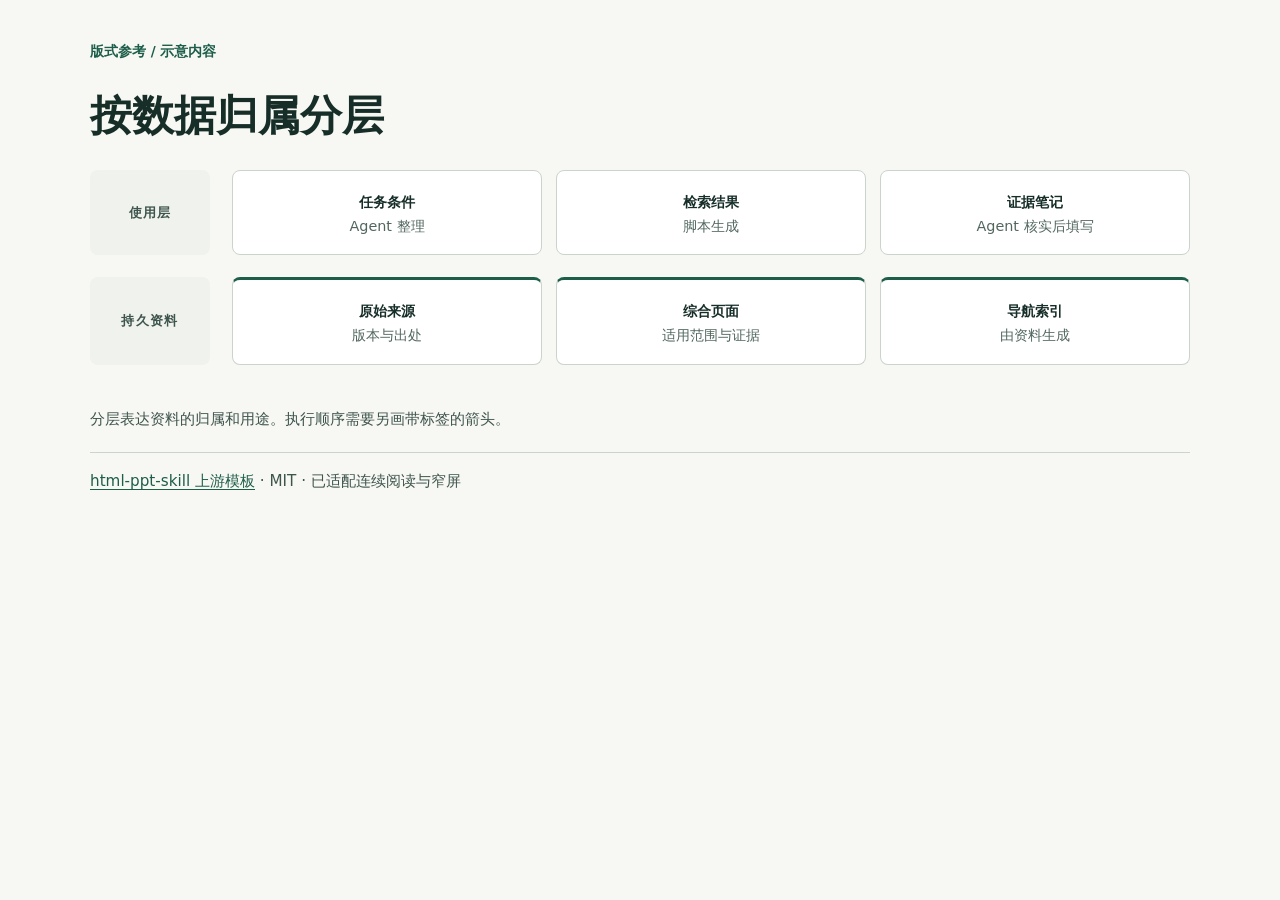
<file: skills/formats/html/html-ppt-reference/assets/layouts/arch-diagram.html>
<!doctype html>
<!-- Adapted from https://github.com/lewislulu/html-ppt-skill/blob/fd1629067909ff55b36b905476de4e5f26062a1f/templates/single-page/arch-diagram.html
Copyright (c) 2026 lewis <sudolewis@gmail.com>. MIT license at ../../LICENSE.
Project adaptations are recorded in ../../references/upstream.json. -->
<html lang="zh-CN">
<head>
<meta charset="utf-8">
<meta name="viewport" content="width=device-width, initial-scale=1">
<title>按数据归属分层 · 模板参考</title>
<style>
.arch{margin-top:20px;display:grid;grid-template-rows:auto auto auto;gap:22px}
.arch .tier{display:grid;grid-template-columns:120px 1fr;align-items:stretch;gap:22px}
.arch .tname{display:flex;align-items:center;justify-content:center;background:var(--surface-2);border-radius:var(--radius);padding:18px;font-weight:600;font-size:13px;color:var(--text-2);text-transform:uppercase;letter-spacing:.1em;text-align:center}
.arch .cells{display:grid;grid-template-columns:repeat(4,1fr);gap:14px}
.arch .cells.three{grid-template-columns:repeat(3,1fr)}
.arch .cell{background:var(--surface);border:1px solid var(--border);border-radius:var(--radius);padding:16px;text-align:center;box-shadow:var(--shadow)}
.arch .cell .ic{font-size:24px}
.arch .cell h4{font-size:14px;margin:6px 0 2px}
.arch .cell p{font-size:11px;color:var(--text-3);margin:0}
.arch .tier.hl .cell{border-top:3px solid var(--accent)}
</style>
<link rel="stylesheet" href="../reference.css">
</head>
<body>
<main class="reference">
<p class="kicker">版式参考 / 示意内容</p>
<h1>按数据归属分层</h1>
<div class="arch">
  <div class="tier"><div class="tname">使用层</div><div class="cells three">
    <div class="cell"><h4>任务条件</h4><p>Agent 整理</p></div>
    <div class="cell"><h4>检索结果</h4><p>脚本生成</p></div>
    <div class="cell"><h4>证据笔记</h4><p>Agent 核实后填写</p></div>
  </div></div>
  <div class="tier hl"><div class="tname">持久资料</div><div class="cells three">
    <div class="cell"><h4>原始来源</h4><p>版本与出处</p></div>
    <div class="cell"><h4>综合页面</h4><p>适用范围与证据</p></div>
    <div class="cell"><h4>导航索引</h4><p>由资料生成</p></div>
  </div></div>
</div>
<p class="caption">分层表达资料的归属和用途。执行顺序需要另画带标签的箭头。</p>
<footer><a href="https://github.com/lewislulu/html-ppt-skill/blob/fd1629067909ff55b36b905476de4e5f26062a1f/templates/single-page/arch-diagram.html">html-ppt-skill 上游模板</a> · MIT · 已适配连续阅读与窄屏</footer>
</main>
</body>
</html>
</file>
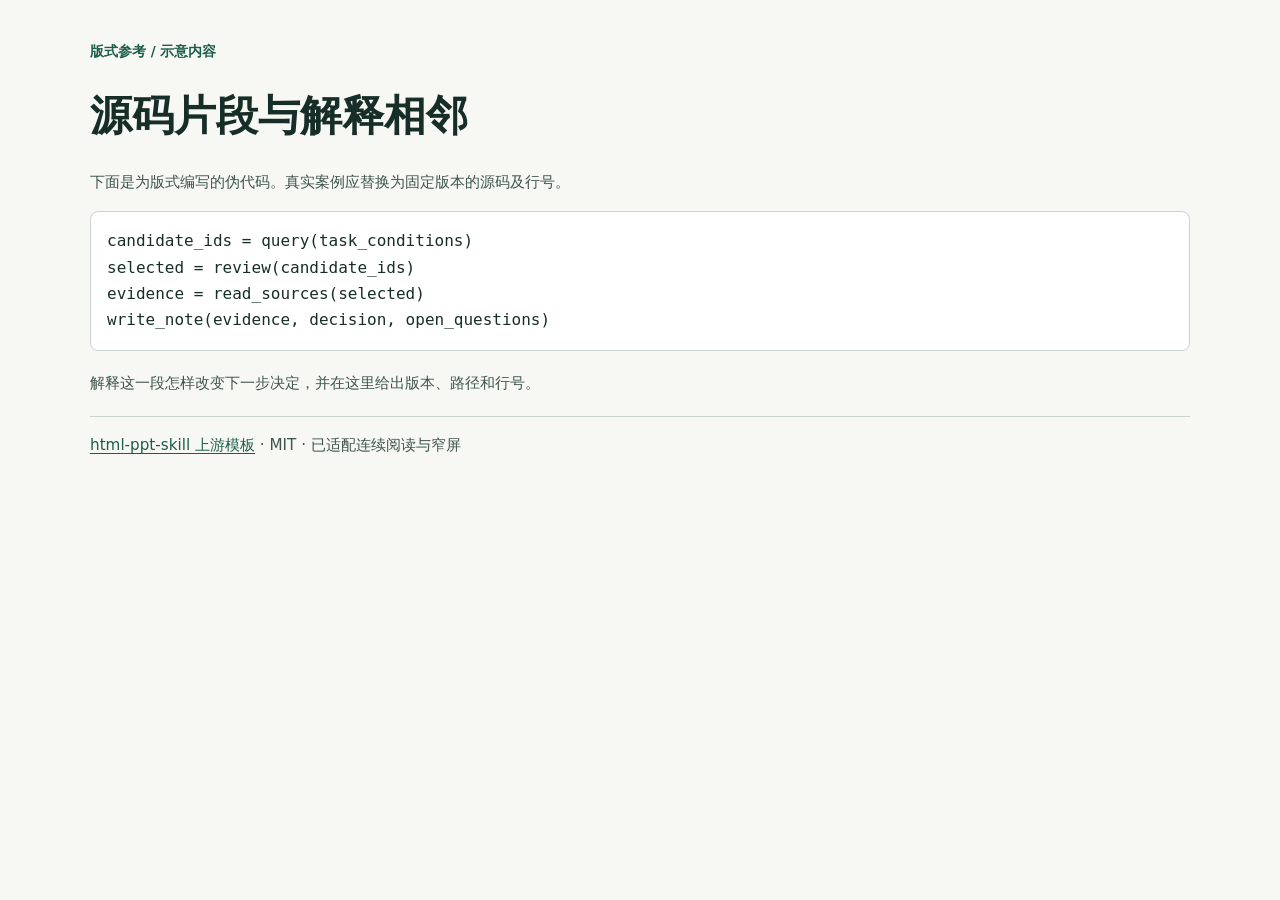
<file: skills/formats/html/html-ppt-reference/assets/layouts/code.html>
<!doctype html>
<!-- Adapted from https://github.com/lewislulu/html-ppt-skill/blob/fd1629067909ff55b36b905476de4e5f26062a1f/templates/single-page/code.html
Copyright (c) 2026 lewis <sudolewis@gmail.com>. MIT license at ../../LICENSE.
Project adaptations are recorded in ../../references/upstream.json. -->
<html lang="zh-CN">
<head>
<meta charset="utf-8">
<meta name="viewport" content="width=device-width, initial-scale=1">
<title>源码片段与解释相邻 · 模板参考</title>
<style></style>
<link rel="stylesheet" href="../reference.css">
</head>
<body>
<main class="reference">
<p class="kicker">版式参考 / 示意内容</p>
<h1>源码片段与解释相邻</h1>
<p class="caption">下面是为版式编写的伪代码。真实案例应替换为固定版本的源码及行号。</p>
<pre class="card mt-m"><code>candidate_ids = query(task_conditions)
selected = review(candidate_ids)
evidence = read_sources(selected)
write_note(evidence, decision, open_questions)</code></pre>
<p class="caption">解释这一段怎样改变下一步决定，并在这里给出版本、路径和行号。</p>
<footer><a href="https://github.com/lewislulu/html-ppt-skill/blob/fd1629067909ff55b36b905476de4e5f26062a1f/templates/single-page/code.html">html-ppt-skill 上游模板</a> · MIT · 已适配连续阅读与窄屏</footer>
</main>
</body>
</html>
</file>
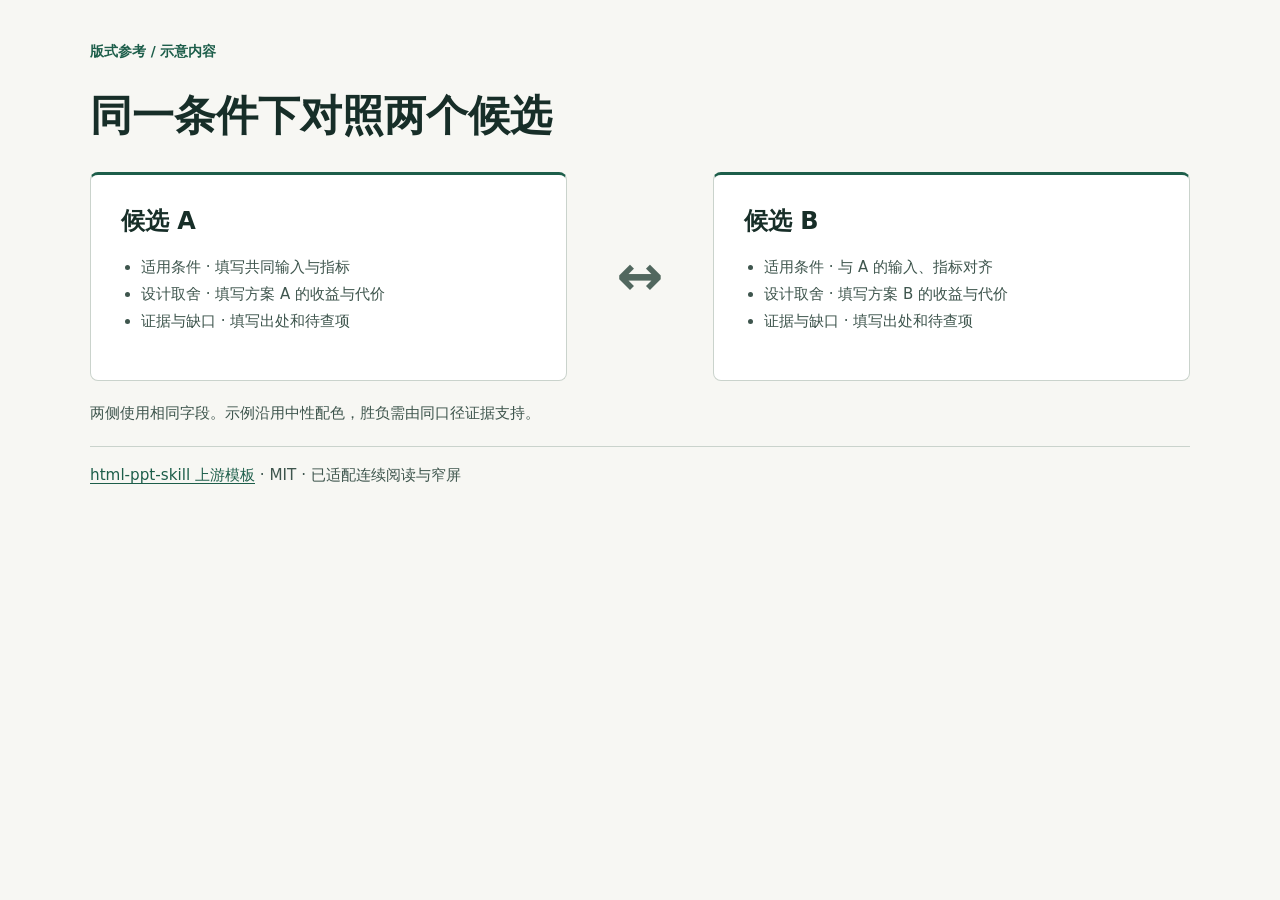
<file: skills/formats/html/html-ppt-reference/assets/layouts/comparison.html>
<!doctype html>
<!-- Adapted from https://github.com/lewislulu/html-ppt-skill/blob/fd1629067909ff55b36b905476de4e5f26062a1f/templates/single-page/comparison.html
Copyright (c) 2026 lewis <sudolewis@gmail.com>. MIT license at ../../LICENSE.
Project adaptations are recorded in ../../references/upstream.json. -->
<html lang="zh-CN">
<head>
<meta charset="utf-8">
<meta name="viewport" content="width=device-width, initial-scale=1">
<title>同一条件下对照两个候选 · 模板参考</title>
<style>
.vs{display:grid;grid-template-columns:1fr 90px 1fr;gap:28px;align-items:stretch;margin-top:30px}
.vs .side{padding:30px}
.vs .mid{font-size:56px;font-weight:800;color:var(--text-3);display:flex;align-items:center;justify-content:center}
.vs .bad-side{border-top:3px solid var(--bad)}
.vs .good-side{border-top:3px solid var(--good)}
.vs h3{font-size:24px}
.vs ul{padding-left:20px;font-size:15px;line-height:1.8;color:var(--text-2)}
.vs li::marker{color:var(--bad)}
.vs .good-side li::marker{color:var(--good)}
</style>
<link rel="stylesheet" href="../reference.css">
</head>
<body>
<main class="reference">
<p class="kicker">版式参考 / 示意内容</p>
<h1>同一条件下对照两个候选</h1>
<div class="vs">
  <div class="card side bad-side"><h3>候选 A</h3><ul><li>适用条件 · 填写共同输入与指标</li><li>设计取舍 · 填写方案 A 的收益与代价</li><li>证据与缺口 · 填写出处和待查项</li></ul></div>
  <div class="mid">↔</div>
  <div class="card side good-side"><h3>候选 B</h3><ul><li>适用条件 · 与 A 的输入、指标对齐</li><li>设计取舍 · 填写方案 B 的收益与代价</li><li>证据与缺口 · 填写出处和待查项</li></ul></div>
</div>
<p class="caption">两侧使用相同字段。示例沿用中性配色，胜负需由同口径证据支持。</p>
<footer><a href="https://github.com/lewislulu/html-ppt-skill/blob/fd1629067909ff55b36b905476de4e5f26062a1f/templates/single-page/comparison.html">html-ppt-skill 上游模板</a> · MIT · 已适配连续阅读与窄屏</footer>
</main>
</body>
</html>
</file>
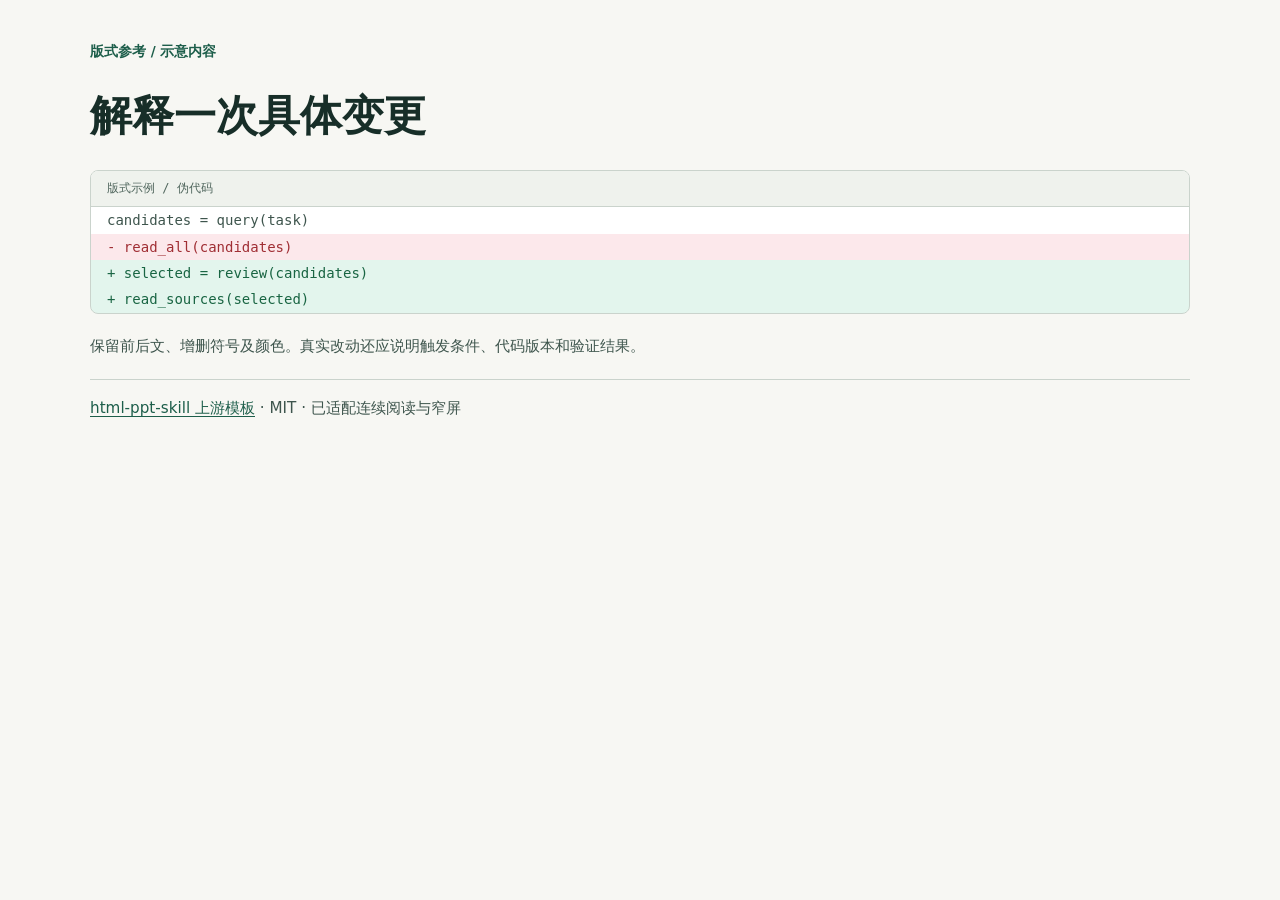
<file: skills/formats/html/html-ppt-reference/assets/layouts/diff.html>
<!doctype html>
<!-- Adapted from https://github.com/lewislulu/html-ppt-skill/blob/fd1629067909ff55b36b905476de4e5f26062a1f/templates/single-page/diff.html
Copyright (c) 2026 lewis <sudolewis@gmail.com>. MIT license at ../../LICENSE.
Project adaptations are recorded in ../../references/upstream.json. -->
<html lang="zh-CN">
<head>
<meta charset="utf-8">
<meta name="viewport" content="width=device-width, initial-scale=1">
<title>解释一次具体变更 · 模板参考</title>
<style>
.diff{font-family:var(--font-mono);font-size:14px;line-height:1.6;border-radius:var(--radius);overflow:hidden;border:1px solid var(--border)}
.diff .ln{display:block;padding:2px 16px;white-space:pre}
.diff .add{background:rgba(26,175,108,.12);color:var(--good)}
.diff .del{background:rgba(224,68,90,.12);color:var(--bad)}
.diff .ctx{color:var(--text-2)}
.diff .hd{background:var(--surface-2);color:var(--text-3);padding:8px 16px;font-size:12px;letter-spacing:.08em;text-transform:uppercase;border-bottom:1px solid var(--border)}
</style>
<link rel="stylesheet" href="../reference.css">
</head>
<body>
<main class="reference">
<p class="kicker">版式参考 / 示意内容</p>
<h1>解释一次具体变更</h1>
<div class="card diff mt-l" style="padding:0">
  <div class="hd">版式示例 / 伪代码</div>
  <span class="ln ctx">candidates = query(task)</span>
  <span class="ln del">- read_all(candidates)</span>
  <span class="ln add">+ selected = review(candidates)</span>
  <span class="ln add">+ read_sources(selected)</span>
</div>
<p class="caption">保留前后文、增删符号及颜色。真实改动还应说明触发条件、代码版本和验证结果。</p>
<footer><a href="https://github.com/lewislulu/html-ppt-skill/blob/fd1629067909ff55b36b905476de4e5f26062a1f/templates/single-page/diff.html">html-ppt-skill 上游模板</a> · MIT · 已适配连续阅读与窄屏</footer>
</main>
</body>
</html>
</file>
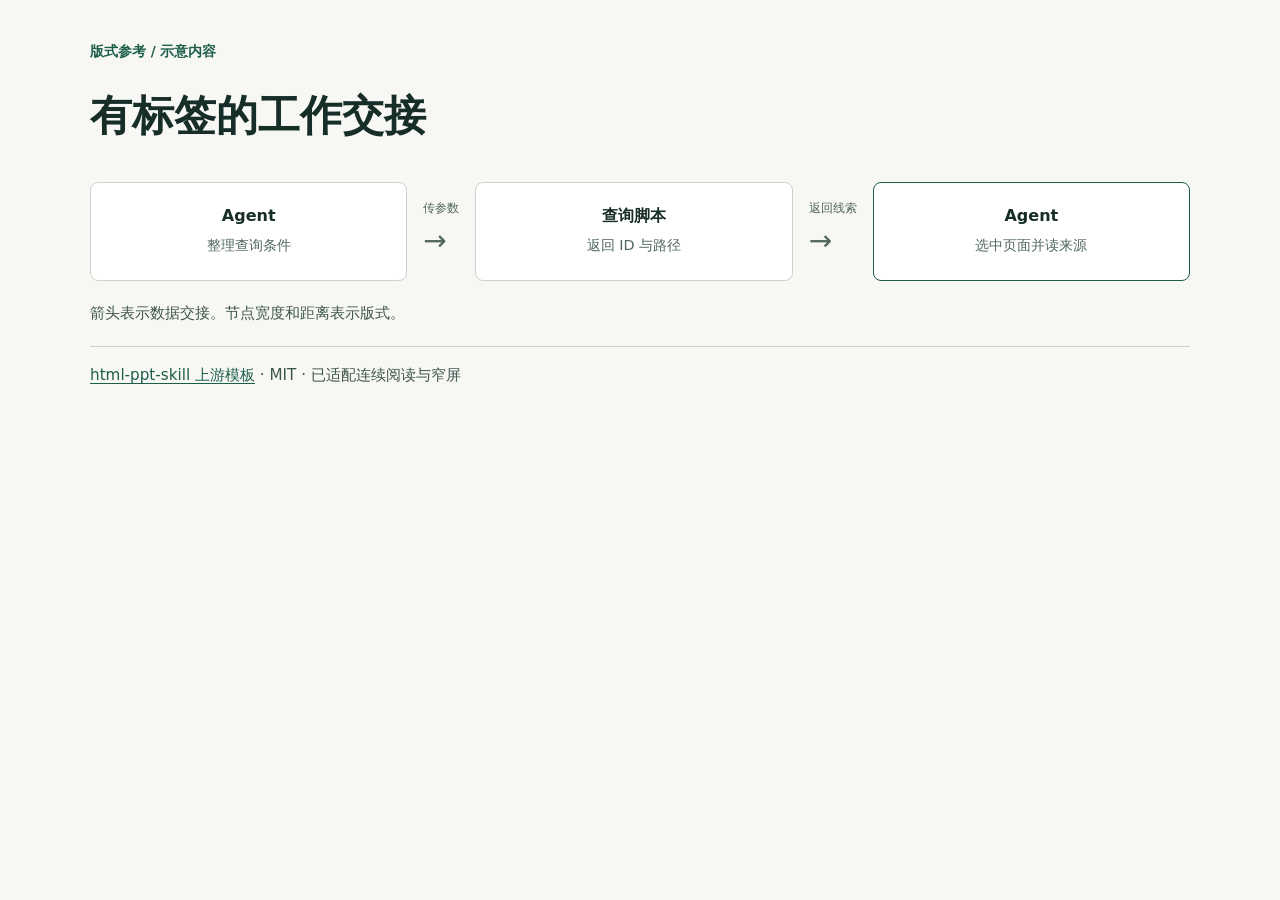
<file: skills/formats/html/html-ppt-reference/assets/layouts/flow-diagram.html>
<!doctype html>
<!-- Adapted from https://github.com/lewislulu/html-ppt-skill/blob/fd1629067909ff55b36b905476de4e5f26062a1f/templates/single-page/flow-diagram.html
Copyright (c) 2026 lewis <sudolewis@gmail.com>. MIT license at ../../LICENSE.
Project adaptations are recorded in ../../references/upstream.json. -->
<html lang="zh-CN">
<head>
<meta charset="utf-8">
<meta name="viewport" content="width=device-width, initial-scale=1">
<title>有标签的工作交接 · 模板参考</title>
<style>
.flow{display:flex;align-items:center;gap:16px;margin-top:40px;max-width:1200px}
.flow .node{flex:1;background:var(--surface);border:1px solid var(--border);border-radius:var(--radius);padding:22px;text-align:center;box-shadow:var(--shadow);position:relative}
.flow .node .ic{font-size:32px;margin-bottom:6px}
.flow .node h4{font-size:16px}
.flow .node p{font-size:12px;color:var(--text-3);margin:0}
.flow .arr{color:var(--text-3);font-size:28px;flex-shrink:0}
.flow .node.hl{border-color:var(--accent);box-shadow:0 0 0 3px color-mix(in srgb,var(--accent) 18%,transparent),var(--shadow)}
</style>
<link rel="stylesheet" href="../reference.css">
</head>
<body>
<main class="reference">
<p class="kicker">版式参考 / 示意内容</p>
<h1>有标签的工作交接</h1>
<div class="flow">
  <div class="node"><h4>Agent</h4><p>整理查询条件</p></div>
  <div class="arr"><small>传参数</small><span aria-hidden="true">→</span></div>
  <div class="node"><h4>查询脚本</h4><p>返回 ID 与路径</p></div>
  <div class="arr"><small>返回线索</small><span aria-hidden="true">→</span></div>
  <div class="node hl"><h4>Agent</h4><p>选中页面并读来源</p></div>
</div>
<p class="caption">箭头表示数据交接。节点宽度和距离表示版式。</p>
<footer><a href="https://github.com/lewislulu/html-ppt-skill/blob/fd1629067909ff55b36b905476de4e5f26062a1f/templates/single-page/flow-diagram.html">html-ppt-skill 上游模板</a> · MIT · 已适配连续阅读与窄屏</footer>
</main>
</body>
</html>
</file>
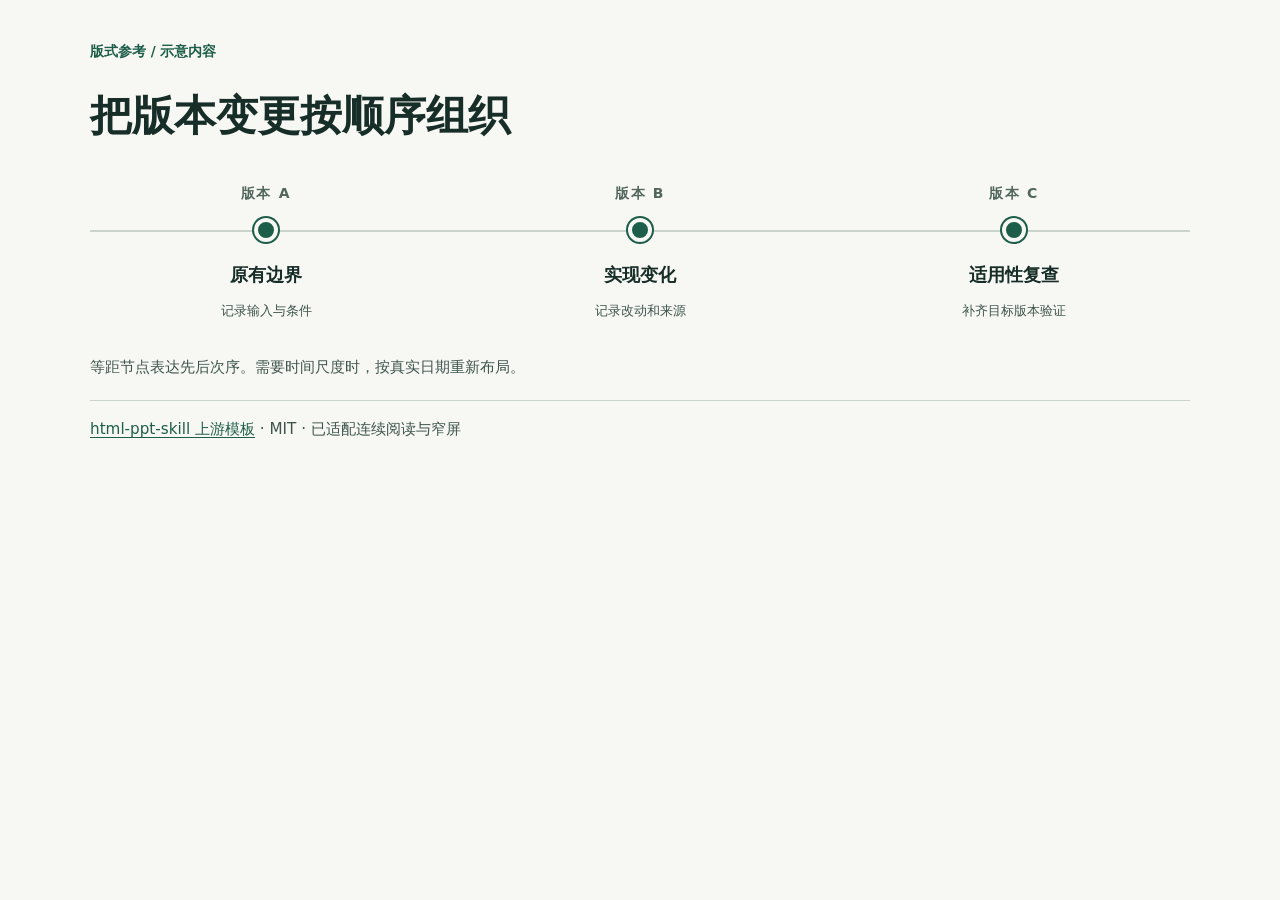
<file: skills/formats/html/html-ppt-reference/assets/layouts/timeline.html>
<!doctype html>
<!-- Adapted from https://github.com/lewislulu/html-ppt-skill/blob/fd1629067909ff55b36b905476de4e5f26062a1f/templates/single-page/timeline.html
Copyright (c) 2026 lewis <sudolewis@gmail.com>. MIT license at ../../LICENSE.
Project adaptations are recorded in ../../references/upstream.json. -->
<html lang="zh-CN">
<head>
<meta charset="utf-8">
<meta name="viewport" content="width=device-width, initial-scale=1">
<title>把版本变更按顺序组织 · 模板参考</title>
<style>
.tl{position:relative;margin-top:40px}
.tl::before{content:"";position:absolute;left:0;right:0;top:48px;height:2px;background:var(--border)}
.tl .row{display:grid;grid-template-columns:repeat(5,1fr);gap:22px;align-items:start}
.tl .item{position:relative;padding-top:80px;text-align:center}
.tl .dot{position:absolute;top:36px;left:50%;transform:translateX(-50%);width:24px;height:24px;border-radius:50%;background:var(--accent);border:4px solid var(--bg);box-shadow:0 0 0 2px var(--accent)}
.tl .year{font-size:14px;color:var(--text-3);letter-spacing:.12em;text-transform:uppercase;position:absolute;top:0;left:0;right:0;font-weight:600}
.tl h4{font-size:18px}
.tl p{font-size:13px;color:var(--text-2)}
</style>
<link rel="stylesheet" href="../reference.css">
</head>
<body>
<main class="reference">
<p class="kicker">版式参考 / 示意内容</p>
<h1>把版本变更按顺序组织</h1>
<div class="tl"><div class="row">
  <div class="item"><div class="year">版本 A</div><div class="dot"></div><h4>原有边界</h4><p>记录输入与条件</p></div>
  <div class="item"><div class="year">版本 B</div><div class="dot"></div><h4>实现变化</h4><p>记录改动和来源</p></div>
  <div class="item"><div class="year">版本 C</div><div class="dot"></div><h4>适用性复查</h4><p>补齐目标版本验证</p></div>
</div></div>
<p class="caption">等距节点表达先后次序。需要时间尺度时，按真实日期重新布局。</p>
<footer><a href="https://github.com/lewislulu/html-ppt-skill/blob/fd1629067909ff55b36b905476de4e5f26062a1f/templates/single-page/timeline.html">html-ppt-skill 上游模板</a> · MIT · 已适配连续阅读与窄屏</footer>
</main>
</body>
</html>
</file>
<file: web/kern.css>
:root {
  color-scheme: light;
  --bg: #fbfaf7;
  --paper: #fff;
  --ink: #183031;
  --muted: #496162;
  --line: #cddad6;
  --accent: #075b53;
  --edge: #46756b;
  --soft: #e8f5f0;
  --peach: #fff0dc;
  --amber: #814519;
  --radius: 14px;
  font-family: "Segoe UI", "Microsoft YaHei", sans-serif;
}
* { box-sizing: border-box; }
html { scroll-padding-top: 86px; }
body { margin: 0; background: var(--bg); color: var(--ink); font-size: 16px; }
a { color: var(--accent); text-underline-offset: .25em; }
a:hover { color: #104943; }
button, input { font: inherit; }
button { background: var(--paper); color: var(--ink); border: 1px solid var(--line); border-radius: 8px; padding: 8px 13px; cursor: pointer; }
button:hover { border-color: var(--accent); }
button:focus-visible, input:focus-visible, a:focus-visible, summary:focus-visible, pre:focus-visible {
  outline: 2px solid var(--accent);
  outline-offset: 3px;
}
button[data-source] { border: 0; background: transparent; color: var(--accent); padding: 4px 0; font-size: .9rem; text-align: start; }
button[data-source]:hover { text-decoration: underline; }
p, li, dd { line-height: 1.75; }
p { margin: .65em 0; }
h1, h2, h3 { margin: 0; line-height: 1.25; }
code, pre { font-family: Consolas, "Microsoft YaHei", monospace; }
code { font-size: .92em; overflow-wrap: anywhere; }
pre { padding: 14px; overflow: auto; line-height: 1.65; background: #f1f6f4; border: 1px solid var(--line); border-radius: 8px; font-size: .84rem; }
figure { margin: 0; }
.skip-link { position: fixed; left: 16px; top: -100px; z-index: 20; background: var(--paper); padding: 12px; }
.skip-link:focus { top: 8px; }
.site-header { position: sticky; top: 0; z-index: 10; border-bottom: 1px solid var(--line); background: var(--bg); }
.header-inner { width: min(1100px, calc(100% - 48px)); min-height: 64px; margin: auto; display: flex; align-items: center; justify-content: space-between; gap: 16px; }
.brand { display: inline-flex; align-items: center; gap: 10px; font-weight: 700; text-decoration: none; color: var(--ink); white-space: nowrap; }
.brand span { display: grid; place-items: center; width: 30px; height: 30px; background: var(--accent); color: white; border-radius: 9px; }
nav { display: flex; gap: 24px; font-size: .88rem; }
nav a { color: var(--muted); text-decoration: none; }
nav a:hover { text-decoration: underline; }
main { width: min(1060px, calc(100% - 48px)); margin: auto; }
.hero { padding: 54px 0 48px; }
.eyebrow { color: var(--accent); font-size: .86rem; font-weight: 700; letter-spacing: .04em; }
.eyebrow span { margin-left: 8px; padding-left: 12px; border-left: 1px solid var(--line); color: var(--muted); font-weight: 400; }
h1 { font-size: clamp(2.6rem, 6.8vw, 5.3rem); letter-spacing: -.055em; margin: 12px 0 17px; }
.mobile-break { display: none; }
.hero-intro { max-width: 760px; color: var(--muted); font-size: clamp(1.05rem, 2vw, 1.23rem); }
.hero-intro strong { color: var(--ink); }
.role-figure { margin-top: 27px; padding: 20px 24px 16px; background: var(--paper); border: 1px solid var(--line); border-radius: var(--radius); }
.role-flow { list-style: none; display: grid; grid-template-columns: repeat(3, minmax(0, 1fr)); gap: 32px; margin: 0; padding: 0; }
.role-flow li { position: relative; display: grid; gap: 1px; padding: 10px 13px; background: var(--soft); border-radius: 8px; }
.role-flow li:nth-child(2) { background: #edf0fa; }
.role-flow li:nth-child(3) { background: var(--peach); }
.role-flow li:not(:last-child)::after { content: "→"; position: absolute; left: calc(100% + 5px); top: 50%; transform: translateY(-50%); color: var(--edge); font-size: 1.15rem; }
.role-flow small { font-size: .82rem; color: var(--muted); }
.role-flow b { font-size: 1.18rem; }
.role-flow li span { font-size: .91rem; }
.return-line { display: flex; gap: 9px; align-items: baseline; margin-top: 12px; color: var(--muted); font-size: .92rem; line-height: 1.65; }
.return-line span:first-child { color: var(--accent); font-size: 1.2rem; }
.hero-actions { margin-top: 22px; display: flex; flex-wrap: wrap; align-items: center; gap: 10px 22px; }
.primary, .primary-link { background: var(--accent); color: white; border: 1px solid var(--accent); }
.primary:hover, .primary-link:hover { background: #064b45; color: white; }
.primary-link { padding: 10px 15px; border-radius: 8px; font-size: .95rem; font-weight: 600; text-decoration: none; }
.edition, .note { color: var(--muted); font-size: .88rem; }
.chapter { padding: 50px 0; border-top: 1px solid var(--line); }
.chapter-heading { margin-bottom: 23px; max-width: 790px; }
.chapter-heading h2 { margin: 8px 0 10px; font-size: clamp(1.72rem, 4vw, 3rem); letter-spacing: -.045em; }
.chapter-heading p { color: var(--muted); font-size: 1.02rem; }
.chapter-heading strong { color: var(--ink); }
.lab { background: var(--paper); border: 1px solid var(--line); border-radius: var(--radius); }
.lab-toolbar { display: flex; justify-content: space-between; align-items: center; flex-wrap: wrap; gap: 12px; padding: 17px 22px; border-bottom: 1px solid var(--line); background: #f2f8f5; border-radius: var(--radius) var(--radius) 0 0; }
.lab-toolbar p { margin: 3px 0 0; color: var(--muted); font-size: .88rem; }
.preset-buttons, .source-links, .input-row { display: flex; flex-wrap: wrap; gap: 8px; }
.preset-buttons button { font-size: .88rem; padding: 7px 10px; }
.preset-buttons button[aria-pressed="true"] { background: var(--accent); border-color: var(--accent); color: white; }
#dispatch-result { padding: 19px 22px 12px; }
.dispatch-top { display: flex; justify-content: space-between; align-items: baseline; flex-wrap: wrap; gap: 6px; margin-bottom: 13px; }
.dispatch-top span { color: var(--muted); }
.dispatch-top strong { color: var(--accent); font-size: 1.43rem; }
.program-groups { display: grid; grid-template-columns: repeat(auto-fit, minmax(min(195px, 100%), 1fr)); gap: 12px; }
.program-group { padding: 14px; border: 1px solid #a8cfc0; border-top: 3px solid #2a826e; background: var(--soft); border-radius: 10px; }
.program-group.prefill { border-color: #e1c29c; border-top-color: #aa672e; background: var(--peach); }
.group-label { display: flex; justify-content: space-between; flex-wrap: wrap; gap: 4px; color: var(--muted); font-size: .82rem; }
.prefill .group-label { color: var(--amber); }
.program-group h3 { font: 600 1.05rem Consolas, monospace; margin: 5px 0 11px; }
.request-strip { display: grid; grid-template-columns: repeat(auto-fit, minmax(55px, 1fr)); gap: 5px; }
.request { display: grid; gap: 4px; justify-items: center; align-content: start; min-width: 0; padding: 6px 3px; border: 1px solid #b3d7ca; background: var(--paper); border-radius: 6px; font-size: .8rem; }
.request strong { font-size: 1rem; }
.prefill .request { border-color: #e1c29c; }
.token-dots { display: flex; flex-wrap: wrap; justify-content: center; gap: 3px; }
.token-dots i { display: inline-block; width: 7px; height: 7px; background: #2a826e; border-radius: 2px; }
.prefill .token-dots i { background: #aa672e; }
.group-explanation { font-weight: 650; margin: 13px 0 4px; }
.dispatch-footer { display: flex; align-items: baseline; flex-wrap: wrap; gap: 0 15px; color: var(--muted); font-size: .86rem; }
.dispatch-error { border-left: 4px solid var(--amber); background: var(--peach); padding: 12px 15px; border-radius: 5px; }
.dispatch-error p { margin-bottom: 0; }
details { border-top: 1px solid var(--line); }
summary { padding: 12px 0; color: var(--accent); font-weight: 650; cursor: pointer; line-height: 1.6; }
summary:hover { text-decoration: underline; text-underline-offset: 3px; }
.details-body { padding-bottom: 12px; }
.details-body > p, .details-body > ol { max-width: 790px; }
.details-body > p:first-child { margin-top: 0; }
.details-body > ol { padding-left: 1.35em; }
.details-body > ol li + li { margin-top: 6px; }
.deep-dive { margin-top: 14px; }
.source-links { gap: 4px 17px; }
#custom-dispatch > summary, #custom-dispatch > .details-body { padding-left: 22px; padding-right: 22px; }
#more-presets { margin-bottom: 12px; }
#call-params { margin-top: 9px; }
.details-body > .call-params { list-style: none; display: grid; grid-template-columns: repeat(auto-fit, minmax(min(210px, 100%), 1fr)); gap: 10px; padding: 0; margin: 10px 0; max-width: none; }
.details-body > .call-params li { display: grid; margin: 0; padding: 9px 12px; background: #f2f8f5; border-radius: 6px; }
.input-row { align-items: end; }
.input-row label { font-size: .91rem; }
#query-lengths { display: block; max-width: 100%; width: 255px; margin-top: 5px; padding: 8px 10px; border: 1px solid var(--line); border-radius: 6px; }
.checkbox { display: inline-flex; align-items: center; gap: 5px; margin-top: 10px; }
.checkbox input { accent-color: var(--accent); }
.handoff { padding: 18px; border: 1px solid var(--line); border-radius: var(--radius); background: var(--paper); }
.handoff-main { display: grid; grid-template-columns: 1fr 64px 1fr 64px 1fr; align-items: stretch; gap: 5px; }
.flow-node { display: flex; flex-direction: column; align-items: flex-start; gap: 6px; padding: 15px; background: var(--soft); border-radius: 9px; }
.flow-node.runtime-node { background: var(--peach); }
.flow-node small { color: var(--muted); font-weight: 600; }
.flow-node b { font-size: 1.08rem; }
.flow-node p { margin: 0; line-height: 1.55; font-size: .9rem; }
.flow-edge { display: flex; flex-direction: column; align-items: center; justify-content: center; gap: 6px; color: var(--muted); font-size: .78rem; }
.flow-arrow::before { content: "→"; color: var(--edge); font-size: 1.45rem; }
.token-legend { display: flex; flex-wrap: wrap; gap: 5px; }
.token-legend span { padding: 2px 6px; border: 1px solid #a8cfc0; border-radius: 4px; font-size: .8rem; }
.handoff figcaption { line-height: 1.65; margin: 13px 0 0; color: var(--muted); }
.state-path { display: flex; align-items: start; gap: 12px; margin-top: 14px; border: 1px dashed var(--edge); padding: 13px 16px; border-radius: 9px; }
.state-symbol { font-size: 1.35rem; color: var(--accent); }
.state-path h3 { font-size: 1rem; margin-top: 2px; }
.state-path p { margin: 3px 0 0; color: var(--muted); }
.state-path strong { color: var(--ink); }
#stream-figure { padding: 8px 14px 2px; border: 1px solid var(--line); border-radius: var(--radius); background: var(--paper); }
.stream-board { max-width: 740px; }
.stream-row { display: grid; grid-template-columns: 24px minmax(0, 1fr) 28px minmax(0, 1fr); gap: 5px; align-items: center; padding: 3px; border: 1px solid transparent; border-radius: 8px; font-size: .9rem; }
.stream-head { color: var(--muted); text-align: center; }
.stream-count, .stream-arrow { color: var(--accent); text-align: center; font-weight: 700; }
.stream-cell { min-height: 36px; display: grid; place-items: center; padding: 3px 4px; color: var(--muted); text-align: center; line-height: 1.45; }
.stream-cell.occupied { background: #f0f5f3; border-radius: 4px; }
.stream-row.is-current { border-color: #6baa99; background: var(--soft); }
.stream-row.is-current .occupied { background: var(--paper); color: var(--ink); font-weight: 650; }
#stream-figure .step-buttons button { font-size: .85rem; }
.recipe { background: var(--paper); border: 1px solid var(--line); border-radius: var(--radius); padding: 18px; text-align: center; }
.recipe-inputs { display: grid; grid-template-columns: repeat(3, minmax(0, 1fr)); gap: 9px; }
.recipe-inputs > div { display: grid; gap: 4px; align-content: start; background: #eef6f3; border-radius: 8px; padding: 11px 7px; }
.recipe-inputs small { color: var(--muted); }
.recipe-inputs b, .recipe-output b { font-size: 1.08rem; }
.recipe-arrow { padding: 5px; color: var(--edge); font-size: 1.45rem; }
.recipe-output { display: grid; gap: 3px; padding: 10px; background: var(--peach); border-radius: 8px; }
.recipe-output span { color: var(--muted); font-size: .9rem; }
.term-list li span { margin-left: 8px; }
.compare { display: grid; grid-template-columns: repeat(2, minmax(0, 1fr)); gap: 10px; }
.compare > div { padding: 10px 13px; background: #eef6f3; border-radius: 8px; }
.compare dt { font-weight: 700; }
.compare dd { margin: 3px 0 0; }
.layout-figure { padding: 13px; background: var(--paper); border: 1px solid var(--line); border-radius: 8px; margin-bottom: 12px; }
.layout-figure p { margin-top: 0; }
.layout-figure figcaption { margin-top: 8px; line-height: 1.6; }
.page-blocks { display: grid; grid-template-columns: repeat(13, minmax(0, 1fr)); gap: 4px; }
.page-blocks span { text-align: center; padding: 5px 0; border-radius: 3px; background: var(--peach); color: var(--amber); font-size: .8rem; }
.reported-item { padding: 18px 0; border-top: 1px solid var(--line); }
.reported-item h3 { font-size: 1.16rem; }
.reported-item p { margin: 7px 0; max-width: 800px; }
.perf-table { width: 100%; max-width: 800px; margin: 12px 0; border-collapse: collapse; background: var(--paper); font-size: .92rem; }
.perf-table caption { text-align: left; color: var(--muted); padding-bottom: 5px; }
.perf-table th, .perf-table td { padding: 8px; text-align: right; border-bottom: 1px solid var(--line); line-height: 1.5; }
.perf-table th:first-child { text-align: left; }
.perf-table thead { background: var(--soft); }
.perf-table tbody th { font-weight: 600; }
.perf-table td { white-space: nowrap; font-variant-numeric: tabular-nums; }
.binding-flow, .reuse-flow { list-style: none; margin: 0; padding: 0; display: grid; gap: 8px; }
.binding-flow li { display: grid; grid-template-columns: 30px minmax(0, 1fr); gap: 10px; padding: 8px 10px; background: #f2f8f5; border-radius: 6px; }
.binding-flow p { margin: 2px 0 0; }
.bind-index { display: grid; place-items: center; width: 26px; height: 26px; background: var(--accent); color: white; border-radius: 50%; font-size: .83rem; font-weight: 700; }
.binding-example { margin: 12px 0 0; }
.binding-example > div:last-child { background: var(--peach); }
.address-map { display: flex; flex-wrap: wrap; justify-content: center; align-items: center; gap: 4px 10px; margin-top: 12px; padding: 8px; background: #f2f8f5; border-radius: 6px; font-size: .9rem; }
.address-map strong { background: var(--paper); border: 1px solid var(--line); border-radius: 4px; padding: 3px 6px; }
.address-map i { font-style: normal; color: var(--accent); }
.reuse-figure { margin: 14px 0; }
.reuse-figure figcaption { margin: 0 0 9px; color: var(--ink); }
.reuse-flow { grid-template-columns: repeat(3, minmax(0, 1fr)); gap: 27px; }
.reuse-flow li { display: grid; align-content: start; gap: 4px; position: relative; padding: 9px; background: var(--soft); border-radius: 6px; }
.reuse-flow li:not(:last-child)::after { content: "→"; position: absolute; left: calc(100% + 5px); top: calc(50% - .7em); color: var(--accent); }
.reuse-flow li span { color: var(--muted); font-size: .91rem; }
.subquestion { margin-top: 28px; font-size: 1.42rem; }
.source-links a { align-self: center; font-size: .9rem; }
.stream-row:not(.stream-head) { margin-top: 9px; }
.stream-cell.after-prior { position: relative; }
.stream-cell.after-prior::before { content: "↓"; position: absolute; left: 50%; bottom: calc(100% + 1px); transform: translateX(-50%); color: var(--edge); font-size: .78rem; }
footer { display: flex; justify-content: space-between; gap: 15px; align-items: center; border-top: 1px solid var(--line); background: #edf5f1; padding: 20px max(24px, calc((100vw - 1060px) / 2)); }
footer p { margin: 4px 0; color: var(--muted); font-size: .88rem; }
footer button { flex-shrink: 0; }
dialog { width: min(860px, calc(100vw - 24px)); max-height: 88vh; padding: 0; border: 1px solid var(--line); border-radius: 12px; background: var(--paper); color: var(--ink); }
dialog::backdrop { background: #14343299; }
.dialog-top { position: sticky; top: 0; display: flex; gap: 14px; justify-content: space-between; align-items: center; background: var(--paper); border-bottom: 1px solid var(--line); padding: 13px 18px; }
.dialog-top h2 { font-size: 1.2rem; }
.dialog-top button { font-size: 1.3rem; padding: 2px 10px; }
#source-content { padding: 0 18px 15px; }
.source-meta { color: var(--muted); font-size: .88rem; line-height: 1.6; margin: 12px 0; overflow-wrap: anywhere; }
.source-entry { padding: 12px 0; border-top: 1px solid var(--line); }
.source-entry h3 { font-size: 1rem; margin-bottom: 5px; }
.source-entry > a, .source-entry .hash { font-size: .8rem; overflow-wrap: anywhere; }
.source-entry pre { max-height: 395px; }
.code-line { display: block; }
.line-no { display: inline-block; min-width: 30px; margin-right: 10px; color: var(--muted); user-select: none; }
.source-index { display: grid; grid-template-columns: repeat(2, minmax(0, 1fr)); gap: 2px 12px; margin-bottom: 10px; }

@media (max-width: 690px) {
  html { scroll-padding-top: 12px; }
  .site-header { position: static; }
  .header-inner, main { width: calc(100% - 32px); }
  .header-inner { min-height: 54px; flex-wrap: wrap; gap: 5px 13px; padding: 9px 0 7px; }
  nav { order: 3; width: 100%; justify-content: space-between; gap: 5px; font-size: .8rem; padding: 4px 0; }
  .hero { padding: 30px 0; }
  .mobile-break { display: initial; }
  .role-figure { margin-top: 17px; padding: 12px; }
  .role-flow { grid-template-columns: 1fr; gap: 17px; }
  .role-flow li { grid-template-columns: 92px 1fr; align-items: center; gap: 0 6px; padding: 7px 9px; }
  .role-flow small { grid-column: 1/-1; }
  .role-flow b { font-size: 1.02rem; }
  .role-flow li span { font-size: .86rem; }
  .role-flow li:not(:last-child)::after { content: "↓"; left: 50%; top: 100%; line-height: 17px; transform: translateX(-50%); }
  .chapter { padding: 31px 0; }
  .lab-toolbar, #dispatch-result { padding-left: 12px; padding-right: 12px; }
  .lab-toolbar { padding-top: 12px; }
  .program-groups { grid-template-columns: 1fr; gap: 7px; }
  .program-group { padding: 8px 10px; }
  .program-group h3 { margin: 3px 0 6px; }
  #custom-dispatch > summary, #custom-dispatch > .details-body { padding-left: 12px; padding-right: 12px; }
  .input-row label, #query-lengths { width: 100%; }
  .handoff { padding: 12px; }
  .handoff-main { grid-template-columns: 1fr; gap: 3px; }
  .flow-node { padding: 9px 12px; gap: 3px; }
  .flow-edge { flex-direction: row; gap: 6px; line-height: 1; }
  .flow-arrow::before { content: "↓"; }
  .state-path { padding: 9px 10px; gap: 8px; }
  .recipe { padding: 10px; }
  .recipe-inputs { gap: 4px; }
  .recipe-inputs small { font-size: .76rem; }
  .recipe-inputs b { font-size: .95rem; }
  .recipe-inputs code { font-size: .8rem; }
  .page-blocks { grid-template-columns: repeat(7, minmax(0, 1fr)); }
  #stream-figure .figure-step { flex-direction: column; }
  .stream-row { grid-template-columns: 16px minmax(0, 1fr) 16px minmax(0, 1fr); font-size: .84rem; gap: 3px; }
  .source-index { grid-template-columns: 1fr; }
  .binding-example, .reuse-flow { grid-template-columns: 1fr; }
  .address-map { gap: 4px; font-size: .8rem; }
  .reuse-flow { gap: 19px; }
  .reuse-flow li:not(:last-child)::after { content: "↓"; top: 100%; left: 50%; line-height: 19px; }
  .perf-table { font-size: .82rem; }
  .perf-table th, .perf-table td { padding: 6px 4px; }
  footer { padding: 14px 16px; flex-direction: column; align-items: flex-start; gap: 5px; }
}
</file>
<file: web/reader.css>
/* Small, reusable figure controls. Page design lives in mhc.css. */
.figure-drawing{overflow-x:auto;padding:10px 0 12px}.figure-drawing svg{width:100%;height:auto;display:block;min-width:760px;font-family:"Segoe UI","Microsoft YaHei",sans-serif}.figure-drawing svg text{fill:var(--ink)}.figure-drawing svg .muted{fill:var(--muted);font-size:15px}.figure-drawing svg .tiny{fill:var(--muted);font-size:14px}.figure-drawing svg .label{font-size:18px;font-weight:600}.figure-drawing svg .number{font:42px Georgia,serif;fill:var(--accent)}.figure-drawing svg .edge{stroke:var(--edge);stroke-width:1.7;fill:none;marker-end:url(#arrow)}.figure-drawing svg .edge.dashed{stroke-dasharray:6 5}.figure-drawing svg .box{fill:var(--soft);stroke:var(--line);stroke-width:1.4;rx:7}.figure-drawing svg .focus{fill:var(--peach);stroke:var(--accent);stroke-width:1.8}.figure-step{display:flex;justify-content:space-between;gap:25px;align-items:flex-start;border-top:1px solid var(--line);padding:19px 0 8px}.step-text{display:flex;gap:18px;max-width:850px}.step-label{font:12px Consolas,monospace;color:var(--accent);white-space:nowrap;padding-top:3px}.step-text b{font-size:16px;font-weight:600}.step-text p{font-size:14px;line-height:1.8;color:var(--muted);margin:5px 0}.step-buttons{display:flex;gap:5px;flex-shrink:0}.step-buttons button{padding:6px 12px;background:transparent;border:1px solid var(--line);border-radius:4px;color:var(--ink);font-size:16px;cursor:pointer}.step-buttons button:disabled{opacity:.25;cursor:default}.step-source{display:flex;align-items:center;flex-wrap:wrap;gap:10px;padding:10px 0;color:var(--muted);font-size:12px}.scene-scroll-hint{font:11px/1.6 Consolas,"Microsoft YaHei",sans-serif;color:var(--muted);margin:8px 0}.step-source a{color:var(--accent)}
@media(max-width:600px){.figure-drawing svg{min-width:880px}.figure-step{gap:10px}.step-text{gap:9px}.step-text p{font-size:13px}.step-buttons{gap:3px}.step-buttons button{padding:5px 9px}.step-label{font-size:10px}.step-source{gap:8px}}

.diagram-pan-hint{display:none}@media(max-width:700px){.diagram-pan-hint{display:inline}}
</file>
<file: web/pr-history.css>
:root{color-scheme:light;--bg:#faf7f2;--paper:#fffdfa;--soft:#f2eee6;--peach:#efd0bc;--ink:#302923;--muted:#766b61;--line:#d7c8bc;--edge:#9a8d80;--accent:#a8552e;--human:#386354;--human-soft:#e7eee8;--agent:#a8552e;--agent-soft:#f7e9de;font-family:"Segoe UI","Microsoft YaHei",sans-serif;font-synthesis:none}*{box-sizing:border-box}html{scroll-behavior:smooth;scroll-padding-top:88px}body{margin:0;color:var(--ink);background:var(--bg);font-size:15px;line-height:1.75}button,input,select,textarea{font:inherit}button,a,summary,select{touch-action:manipulation}button{cursor:pointer}a{color:var(--accent);text-decoration:none}a:hover{text-decoration:underline}button{color:inherit}button:focus-visible,a:focus-visible,summary:focus-visible,select:focus-visible,input:focus-visible,textarea:focus-visible{outline:2px solid var(--accent);outline-offset:4px}button:disabled{cursor:default}code,pre,.mini-label{font-family:Consolas,"Microsoft YaHei",monospace}code{font-size:.9em}pre{white-space:pre-wrap;overflow-wrap:anywhere;font-size:13px;line-height:1.8}button[data-source],.text-button{border:0;background:none;color:var(--accent);font-size:12px;padding:3px 0}.skip-link{position:absolute;left:15px;top:-100px;z-index:100;background:var(--paper);padding:12px}.skip-link:focus{top:10px}.site-header{position:sticky;top:0;z-index:10;display:flex;align-items:center;justify-content:space-between;padding:15px max(28px,calc((100vw - 1240px)/2));gap:20px;background:#faf7f2f5;border-bottom:1px solid var(--line);backdrop-filter:blur(12px)}.brand{font:700 12px Consolas,monospace;color:var(--ink);letter-spacing:.06em;white-space:nowrap}.brand-mark{color:var(--accent);font-size:24px;vertical-align:middle;margin-right:8px}.brand-sub{font-size:10px;color:var(--muted);font-weight:400}.site-header nav{display:flex;gap:24px}.site-header nav a{font-size:12px;color:var(--muted)}.source-button{white-space:nowrap}main{max-width:1240px;margin:auto;padding:0 32px}.intro{padding:48px 0 30px}.intro-top{display:flex;justify-content:space-between;gap:20px}.eyebrow,.edition,.part-label,.mini-label{font-size:11px;letter-spacing:.09em;color:var(--muted)}.eyebrow{color:var(--accent);font-family:Consolas,monospace}.intro-heading{display:grid;grid-template-columns:1.2fr 1fr;gap:85px;align-items:end;margin:25px 0 36px}h1,h2,h3{font-family:"Noto Serif SC","Songti SC",SimSun,serif;font-weight:400}h1{font-size:clamp(40px,4.3vw,62px);line-height:1.22;letter-spacing:-.035em;margin:0}h1 span{color:var(--accent)}.intro-copy p{margin:0 0 12px;color:var(--muted);font-size:14px}.intro-copy b{font-weight:500}.human-color{color:var(--human)!important}.agent-color{color:var(--agent)!important}.intro-meta{font:11px/1.8 Consolas,"Microsoft YaHei",monospace;color:var(--muted);display:flex;gap:14px;flex-wrap:wrap}.intro-meta code{font-size:11px;background:#eee7dd;padding:0 7px}.overview-map{margin:0;border-top:1px solid var(--line);border-bottom:1px solid var(--line);padding:15px 0 0}.map-topline{display:flex;justify-content:space-between;font-size:10px;letter-spacing:.08em;color:var(--muted);margin-bottom:18px}.map-lane{display:grid;grid-template-columns:140px 1fr 100px 1fr 65px;align-items:center;gap:10px;padding:5px 18px}.lane-role{display:grid;grid-template-columns:34px 1fr;align-items:center;column-gap:10px}.lane-role i{font:16px Georgia,serif;border:1px solid currentColor;border-radius:50%;width:32px;height:32px;display:grid;place-items:center;grid-row:span 2;font-style:normal}.lane-role b{font-size:14px;font-weight:500}.lane-role>span{font-size:10px;opacity:.85}.human-lane{color:var(--human)}.agent-lane{color:var(--agent)}.map-node{display:grid;gap:1px}.map-node small{font-size:10px}.map-node b{font-weight:500;font-size:15px}.map-node>span{font-size:11px;color:var(--muted)}.flow-arrow{font-size:30px;text-align:center;font-weight:300;line-height:1.2}.flow-arrow span{display:block;font-size:10px;color:var(--muted)}.end-arrow{font-size:35px}.dossier-core{margin:17px 0;padding:22px 28px;background:var(--soft);border:1px solid var(--line);border-radius:5px}.dossier-core>div:first-child{display:flex;gap:18px;align-items:center}.core-icon{font:46px/1 Georgia,serif;color:var(--accent)}.dossier-core small{font:10px Consolas,monospace;letter-spacing:.09em;color:var(--muted)}.dossier-core h2{font-size:25px;margin:1px 0 0}.dossier-core p{font-size:12px;color:var(--muted);margin:10px 0 14px;padding-left:46px}.dossier-core p span{color:#bcb0a1;padding:0 8px}.framework-strip{display:flex;gap:22px;border-top:1px solid var(--line);padding-top:10px;align-items:center;font:11px Consolas,monospace}.framework-strip small{margin-left:auto;font-family:inherit;letter-spacing:0}figcaption{font-size:11px;color:var(--muted);padding:15px 0 13px;margin-top:12px;border-top:1px dashed var(--line);display:flex;justify-content:space-between;gap:12px}figcaption button{white-space:nowrap}.reading-next{display:flex;gap:24px;font-size:12px;justify-content:center;padding:19px 0 0}.chapter{border-top:1px solid var(--line);padding:55px 0 45px;margin-top:15px;scroll-margin-top:70px}.chapter-heading{display:grid;grid-template-columns:150px 1fr;gap:26px;margin-bottom:30px}.part-label{padding-top:8px;font-family:Consolas,"Microsoft YaHei",monospace;color:var(--accent)}.chapter-heading h2{font-size:34px;line-height:1.35;margin:0 0 12px}.chapter-heading p{font-size:14px;color:var(--muted);max-width:790px;margin:0}.stage-tabs{display:grid;grid-template-columns:repeat(5,1fr);gap:0;margin-bottom:24px;border-bottom:1px solid var(--line)}.stage-tabs button{border:0;background:none;display:flex;align-items:center;justify-content:center;gap:10px;padding:13px 7px;color:var(--muted);font-size:14px;border-bottom:2px solid transparent}.stage-tabs button span{font:11px Consolas,monospace}.stage-tabs button[aria-pressed=true]{border-bottom-color:var(--human);color:var(--human);background:var(--human-soft)}.maintenance-figure{--accent:var(--human)}.maintenance-figure .figure-drawing{padding:0 0 26px}.process-flow{display:grid;grid-template-columns:1fr 65px 1.2fr 65px 1fr;align-items:center;gap:10px;padding:24px 25px;background:var(--paper);border:1px solid var(--line);border-radius:5px;min-height:150px}.process-flow>div{display:grid;gap:8px}.process-flow small{font:10px Consolas,"Microsoft YaHei",monospace;color:var(--muted);letter-spacing:.08em}.process-flow b{font-size:16px;font-weight:500}.process-flow .process-action{padding:16px;background:var(--human-soft);color:var(--human);border:1px solid #c0d1c4;text-align:center;border-radius:4px}.process-flow>i{font-style:normal;font-size:25px;color:var(--edge);text-align:center}.maintenance-figure .step-text p{max-width:730px}.maintenance-figure .step-text b{font-size:17px}.maintenance-risk{display:grid;grid-template-columns:125px 1fr;gap:20px;border-top:1px dashed var(--line);padding:16px 0 5px;font-size:13px}.maintenance-risk>span{color:var(--accent)}.maintenance-risk p{margin:0;color:var(--muted)}.evidence-details{border-top:1px solid var(--line);margin-top:23px;padding-top:16px;font-size:13px}.evidence-details summary{cursor:pointer;color:var(--accent);padding:4px 0}.evidence-details p,.evidence-details li{color:var(--muted)}.evidence-details pre{background:var(--soft);padding:20px}.query-workbench{display:grid;grid-template-columns:245px minmax(0,1fr);border:1px solid var(--line);border-radius:5px;overflow:hidden;background:var(--paper)}.query-controls{background:var(--soft);padding:25px;display:flex;flex-direction:column;align-items:stretch;border-right:1px solid var(--line)}.query-controls>label{font-size:12px;margin:16px 0 6px;color:var(--muted)}select{width:100%;background:var(--paper);color:var(--ink);border:1px solid var(--line);border-radius:3px;padding:8px 10px;font-size:13px;min-height:40px}.small-note{font-size:11px;line-height:1.9;color:var(--muted);margin:16px 0 9px}.query-controls button{text-align:left;font-size:11px}.query-results{padding:22px 25px;min-width:0}.result-heading{display:flex;gap:8px;align-items:center;font-size:11px;color:var(--muted)}.result-heading>span:last-child{margin-left:auto;font-size:10px}.status-dot{width:6px;height:6px;border-radius:50%;background:var(--human);flex-shrink:0}.command{font-size:13px;background:#302f2b;color:#f1e7da;padding:15px 18px;margin:17px 0 20px;border-radius:3px}.command code{font-size:inherit}.result-path{font-size:12px;display:flex;align-items:baseline;gap:14px;overflow-wrap:anywhere;margin-bottom:10px}.result-path>span{font:10px Consolas,monospace;color:var(--human)}.match-line{display:grid;grid-template-columns:36px 1fr;gap:9px;padding:9px 0;border-top:1px solid #e9dfd4;font:11px/1.8 Consolas,"Microsoft YaHei",monospace;overflow-wrap:anywhere;color:var(--muted)}.match-line a{color:var(--accent)}.result-note{font-size:11px;color:var(--muted);margin:12px 0 0}.read-sequence{display:flex;align-items:center;justify-content:space-between;gap:15px;margin-top:28px;padding:20px 0;border-top:1px solid var(--line);border-bottom:1px solid var(--line)}.read-sequence>div{display:grid;gap:4px}.read-sequence b{font-size:13px;font-weight:500}.read-sequence>div span{color:var(--muted);font-size:11px}.read-sequence>i{font-style:normal;color:var(--edge)}.read-sequence>.mini-label{width:110px;flex-shrink:0}.section-conclusion{font-size:13px;margin:20px 0 0;display:flex;gap:18px;justify-content:space-between;flex-wrap:wrap;color:var(--muted)}.section-conclusion code{padding:1px 5px;background:var(--soft)}.evidence-lab{display:grid;grid-template-columns:1fr 1.25fr;border-top:1px solid var(--line);border-bottom:1px solid var(--line)}.evidence-inputs{border-right:1px solid var(--line);padding:20px 34px 20px 0}.lab-heading{display:flex;justify-content:space-between;font-size:12px;color:var(--muted);align-items:center;margin-bottom:14px}.lab-heading button{background:none;border:0;color:var(--accent);font-size:11px;padding:7px}.evidence-inputs label{display:flex;align-items:center;gap:14px;border-top:1px solid #e9dfd4;padding:11px 0;cursor:pointer}.evidence-inputs input{width:18px;height:18px;accent-color:var(--human);flex-shrink:0}.evidence-inputs label span{display:grid;gap:1px}.evidence-inputs b{font-size:14px;font-weight:500}.evidence-inputs small{font-size:11px;color:var(--muted)}.claim-output{padding:25px 0 25px 35px}.proof-row{display:grid;grid-template-columns:75px 1fr;align-items:baseline;gap:13px;padding:13px 0;border-bottom:1px solid #e9dfd4}.proof-row .proof-state{font-size:10px;padding:2px 8px;border-radius:3px;background:var(--soft);color:var(--muted);text-align:center}.proof-row.supported .proof-state{background:var(--human-soft);color:var(--human)}.proof-row>span:last-child{font-size:13px}.claim-verdict{margin-top:20px;padding:16px 18px;background:var(--agent-soft);border-left:2px solid var(--accent);font-size:13px}.experiment-row{display:grid;grid-template-columns:190px 1fr 1fr;gap:25px;padding:23px 0;border-top:1px solid var(--line)}.experiment-row h3{font-family:inherit;font-size:16px;margin:0;color:var(--accent);font-weight:500}.experiment-row small{font:10px Consolas,"Microsoft YaHei",monospace;color:var(--muted)}.experiment-row p{margin:5px 0;font-size:13px}.experiment-row .falsifier{font-size:11px;color:var(--muted);margin-top:9px}.notebook{background:var(--soft);display:grid;grid-template-columns:.85fr 1.15fr;gap:45px;padding:30px;margin-top:28px;border:1px solid var(--line);border-radius:5px}.notebook h3{font-size:24px;line-height:1.5;margin:13px 0}.notebook p{font-size:12px;color:var(--muted);max-width:300px}.primary-button{font-size:12px;padding:10px 18px;border:1px solid var(--accent);background:var(--accent);color:var(--paper);border-radius:3px;margin-top:15px}.notes-label{display:grid;gap:6px;font-size:11px;color:var(--muted)}textarea{resize:vertical;width:100%;min-height:230px;background:var(--paper);border:1px solid var(--line);color:var(--ink);padding:15px;font:12px/1.8 Consolas,"Microsoft YaHei",monospace;border-radius:3px}#download-status{display:block;font-size:11px;color:var(--human);margin-top:10px}footer{max-width:1240px;margin:15px auto 0;padding:30px 32px 40px;border-top:1px solid var(--line);display:flex;justify-content:space-between;gap:35px}footer b{font-family:SimSun,serif;font-size:21px;font-weight:400}footer p{color:var(--muted);font-size:11px;max-width:760px;margin:8px 0 0}footer button{align-self:flex-start;white-space:nowrap}dialog{background:var(--bg);color:var(--ink);border:1px solid var(--line);border-radius:6px;width:min(880px,calc(100vw - 40px));max-height:85vh;padding:0 28px 25px}dialog::backdrop{background:#30292366;backdrop-filter:blur(3px)}.dialog-top{position:sticky;top:0;background:var(--bg);display:flex;align-items:center;justify-content:space-between;border-bottom:1px solid var(--line);padding:15px 0;margin-bottom:18px}.dialog-top h2{font-size:24px;margin:0}.dialog-top button{border:0;background:none;font-size:28px;padding:0 10px}.source-entry{padding:16px 0;border-top:1px solid var(--line)}.source-entry h3{font-family:inherit;font-size:15px;font-weight:500;margin:0 0 6px}.source-entry p{font:11px/1.8 Consolas,"Microsoft YaHei",monospace;color:var(--muted);overflow-wrap:anywhere}.source-entry pre{font-size:11px;background:var(--paper);padding:15px;max-height:330px;overflow:auto;white-space:pre;tab-size:4}.source-meta{font-size:12px;overflow-wrap:anywhere;color:var(--muted)}.unknown-list{font-size:12px;color:var(--muted);padding-left:20px}button[data-source]:hover,.text-button:hover{text-decoration:underline}[hidden]{display:none!important}
@media(min-width:1500px){.intro{padding-top:60px}.intro-heading{margin-top:35px;margin-bottom:42px}.map-lane{padding-top:12px;padding-bottom:12px}.dossier-core{padding-top:26px;padding-bottom:26px}}
@media(max-width:1000px){.brand-sub{display:none}.site-header nav{gap:16px}.intro-heading{gap:35px}.map-lane{grid-template-columns:105px 1fr 60px 1fr 40px;gap:8px;padding-left:0;padding-right:0}.map-node b{font-size:13px}.dossier-core h2{font-size:23px}.read-sequence{flex-wrap:wrap}.read-sequence>.mini-label{width:100%}.experiment-row{grid-template-columns:150px 1fr 1fr}.query-workbench{grid-template-columns:215px minmax(0,1fr)}.chapter-heading{grid-template-columns:125px 1fr}}
@media(max-width:700px){html{scroll-padding-top:125px}.site-header{flex-wrap:wrap;padding:10px 20px;gap:6px 15px}.brand{font-size:11px;flex:1}.site-header nav{order:3;width:100%;justify-content:space-between;gap:10px;padding-top:5px}.site-header nav a{font-size:11px}.site-header>.source-button{font-size:10px}main{padding:0 20px}.intro{padding-top:28px}.intro-top{display:block}.eyebrow{font-size:10px}.edition{display:block;font-size:10px;margin-top:4px}.intro-heading{grid-template-columns:1fr;gap:22px;margin:22px 0 27px}h1{font-size:43px}.intro-copy p{font-size:13px;margin-bottom:8px}.intro-meta{font-size:10px;gap:8px}.intro-meta code{font-size:10px}.map-topline{font-size:9px;margin-bottom:15px;gap:10px}.map-lane{grid-template-columns:1fr 24px 1fr;gap:10px;padding:0}.lane-role{grid-column:1/-1;grid-template-columns:25px auto 1fr;justify-content:start;margin-bottom:8px;column-gap:8px}.lane-role i{width:24px;height:24px;font-size:12px;grid-row:auto}.lane-role b{font-size:12px}.lane-role>span{font-size:10px}.map-node b{font-size:12px;line-height:1.6}.map-node small,.map-node>span{font-size:10px;line-height:1.7}.flow-arrow{font-size:22px}.flow-arrow>span{display:none}.end-arrow{display:none}.dossier-core{padding:18px 15px;margin:17px 0}.core-icon{font-size:33px}.dossier-core>div:first-child{gap:10px}.dossier-core small{font-size:8px}.dossier-core h2{font-size:18px;line-height:1.6}.dossier-core p{padding-left:0;font-size:11px;line-height:1.9}.dossier-core p span{padding:0 3px}.framework-strip{gap:9px;font-size:10px;flex-wrap:wrap}.framework-strip small{width:100%;margin-left:0;font-size:9px}figcaption{font-size:10px;line-height:1.9;display:block}figcaption button{display:block;margin-top:7px}.reading-next{font-size:11px}.chapter{padding:32px 0;margin-top:10px;scroll-margin-top:104px}.chapter-heading{grid-template-columns:1fr;gap:10px;margin-bottom:23px}.part-label{font-size:10px;padding-top:0}.chapter-heading h2{font-size:28px;line-height:1.45;margin-bottom:12px}.chapter-heading p{font-size:13px}.stage-tabs button{display:grid;gap:3px;padding:10px 2px;font-size:11px}.stage-tabs button span{font-size:9px}.stage-tabs{margin-bottom:18px}.process-flow{grid-template-columns:1fr;padding:18px;gap:7px;min-height:0;text-align:center}.process-flow>div{gap:3px}.process-flow b{font-size:14px}.process-flow>i{font-size:20px;transform:rotate(90deg);line-height:1.1}.process-flow .process-action{padding:12px}.maintenance-figure .figure-drawing{padding-bottom:18px}.maintenance-figure .figure-step{flex-wrap:wrap;padding-top:15px;gap:10px}.maintenance-figure .step-text{gap:10px}.maintenance-figure .step-text p{font-size:12px}.maintenance-figure .step-text b{font-size:15px}.maintenance-figure .step-buttons{margin-left:auto}.maintenance-figure .step-buttons button{min-height:36px;min-width:36px}.maintenance-risk{grid-template-columns:1fr;gap:7px;font-size:12px}.evidence-details{font-size:12px}.evidence-details pre{font-size:11px;padding:13px}.query-workbench{grid-template-columns:1fr}.query-controls{border-right:0;border-bottom:1px solid var(--line);padding:20px}.query-controls>label{margin-top:12px}.query-controls select{font-size:13px}.query-results{padding:20px 16px}.result-heading{font-size:10px;flex-wrap:wrap}.result-heading>span:last-child{font-size:9px}.command{font-size:11px;padding:13px;margin:15px 0}.result-path{font-size:11px;gap:9px}.match-line{font-size:10px;grid-template-columns:28px 1fr;gap:5px}.result-note{font-size:10px}.read-sequence{display:grid;grid-template-columns:1fr;gap:7px;padding:18px 0}.read-sequence>i{transform:rotate(90deg);width:18px;text-align:center}.read-sequence>div{gap:1px}.read-sequence>.mini-label{margin-bottom:8px}.section-conclusion{font-size:12px;display:block;line-height:1.9}.section-conclusion button{display:block;margin-top:8px}.evidence-lab{grid-template-columns:1fr}.evidence-inputs{border-right:0;padding:16px 0 10px}.evidence-inputs label{padding:12px 0}.evidence-inputs b{font-size:13px}.evidence-inputs small{font-size:10px}.claim-output{padding:22px 0 15px;border-top:1px solid var(--line)}.proof-row{grid-template-columns:65px 1fr;gap:12px}.proof-row>span:last-child{font-size:12px}.proof-row .proof-state{font-size:9px;padding:3px}.claim-verdict{font-size:12px}.experiment-row{grid-template-columns:1fr;gap:13px;padding:23px 0}.experiment-row h3{font-size:16px}.experiment-row p{font-size:12px}.notebook{grid-template-columns:1fr;gap:20px;padding:20px;margin-top:16px}.notebook h3{font-size:23px}.notebook p{font-size:12px}.primary-button{margin-top:5px;min-height:40px}textarea{font-size:11px;min-height:260px}.evidence-details ol{padding-left:20px}footer{padding:25px 20px 35px;display:block}footer b{font-size:20px}footer p{font-size:10px;line-height:1.9}footer button{margin-top:15px}dialog{width:calc(100vw - 24px);max-height:88vh;padding:0 16px 20px}.dialog-top h2{font-size:21px}.source-entry pre{font-size:10px}}
html{scroll-behavior:auto}.chapter{scroll-margin-top:0}.section-conclusion{display:block}.section-conclusion button{margin-left:16px}.map-lane{grid-template-columns:140px 1fr 100px 1fr}.map-connector{display:flex;align-items:center;justify-content:center;gap:12px;margin:4px 0 4px 60%;font-size:23px;line-height:1}.map-connector span{font:10px "Microsoft YaHei",sans-serif}.dossier-core{margin:8px 0}.site-header nav a[aria-current]{color:var(--accent)}
@media(max-width:1000px){.map-lane{grid-template-columns:105px 1fr 60px 1fr}}
@media(max-width:700px){.map-lane{grid-template-columns:1fr 24px 1fr}.map-connector{margin:12px 0 12px 35%;gap:8px}.map-connector span{font-size:9px}.dossier-core{margin:10px 0}.process-flow>i{transform:none;font-size:0}.process-flow>i::before{content:'↓';font-size:20px}.section-conclusion button{margin-left:0}}
.match-title{font:500 13px/1.7 "Segoe UI","Microsoft YaHei",sans-serif;color:var(--ink);display:block;overflow-wrap:anywhere}.match-meta{display:block;font-size:10px;color:var(--muted);margin:4px 0}.match-line summary{cursor:pointer;font-size:10px;color:var(--accent)}.match-line pre{font-size:10px;padding:12px;background:var(--soft);margin:8px 0 0}.match-line{padding:13px 0}.result-note{line-height:1.9}
@media(max-width:700px){.match-title{font-size:12px}.match-meta{font-size:9px}.match-line pre{font-size:10px}}
@media(prefers-reduced-motion:reduce){html{scroll-behavior:auto}}
</file>
<file: skills/formats/html/html-ppt-reference/assets/reference.css>
:root {
  color-scheme: light;
  --bg: #f7f7f3;
  --surface: #ffffff;
  --surface-2: #eff2ed;
  --border: #cad3cc;
  --text-1: #172e28;
  --text-2: #3e554d;
  --text-3: #51675e;
  --accent: #1d5e4a;
  --good: #196543;
  --bad: #a02e34;
  --radius: 8px;
  --shadow: none;
  --font-mono: ui-monospace, Consolas, monospace;
}
* { box-sizing: border-box; }
body { margin: 0; background: var(--bg); color: var(--text-1); font: 16px/1.65 system-ui, "Microsoft YaHei", sans-serif; }
.reference { width: min(1100px, calc(100% - 36px)); margin: 40px auto; }
h1 { font-size: clamp(1.8rem, 4vw, 2.6rem); line-height: 1.25; }
h3, h4 { margin: 0 0 .4rem; line-height: 1.4; }
a { color: var(--accent); text-underline-offset: .2em; }
.kicker { color: var(--accent); font-size: .85rem; font-weight: 700; }
.card { padding: 1rem; background: var(--surface); border: 1px solid var(--border); border-radius: var(--radius); }
pre { white-space: pre-wrap; overflow-wrap: anywhere; }
code { font-family: var(--font-mono); }
.caption, footer { color: var(--text-2); font-size: .95rem; margin-top: 1.25rem; }
footer { border-top: 1px solid var(--border); padding-top: 1rem; }
.flow .arr small { display: block; font-size: .75rem; white-space: nowrap; }
.vs .bad-side, .vs .good-side { border-top-color: var(--accent); }
.vs li::marker, .vs .good-side li::marker { color: var(--text-2); }
.diff .ln { white-space: pre-wrap; overflow-wrap: anywhere; }
.diff .hd { letter-spacing: normal; text-transform: none; }
.tl .row { grid-template-columns: repeat(3, minmax(0, 1fr)); }
@media (max-width: 700px) {
  .reference { margin-block: 24px; }
  .flow { flex-direction: column; align-items: stretch; gap: .5rem; }
  .flow .node { padding: 1rem; }
  .flow .arr { align-self: center; display: flex; gap: .6rem; align-items: center; }
  .flow .arr span { display: inline-block; transform: rotate(90deg); order: -1; }
  .arch .tier, .arch .cells, .arch .cells.three, .vs, .tl .row { grid-template-columns: minmax(0, 1fr); }
  .arch .tier { gap: .5rem; }
  .arch .tname { padding: .5rem; }
  .vs .side { padding: 1rem; }
  .vs .mid { display: none; }
  .tl::before { left: 11px; right: auto; top: 0; bottom: 0; width: 2px; height: auto; }
  .tl .item { padding: 0 0 0 45px; text-align: left; }
  .tl .year { position: static; }
  .tl .dot { top: 3px; left: 11px; }
}

.flow .node p, .arch .cell p { font-size: .9rem; }
</file>
